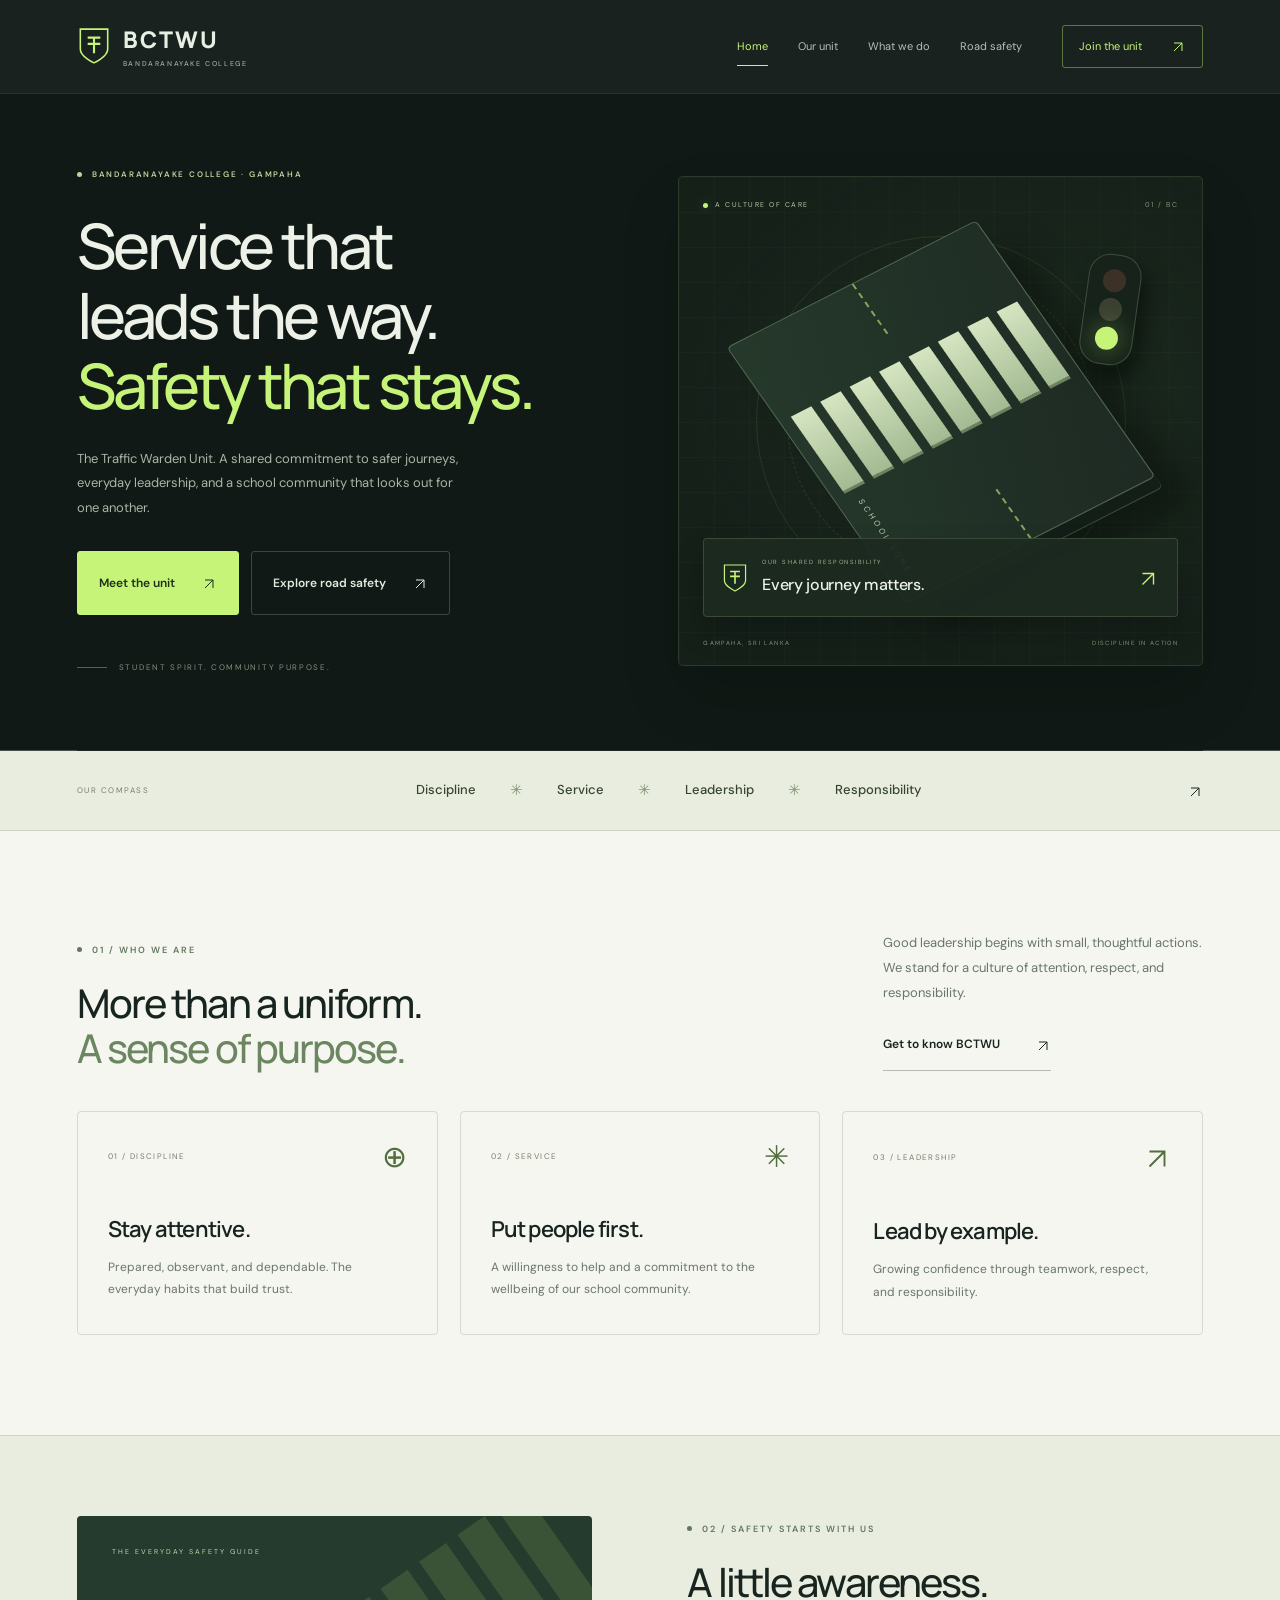
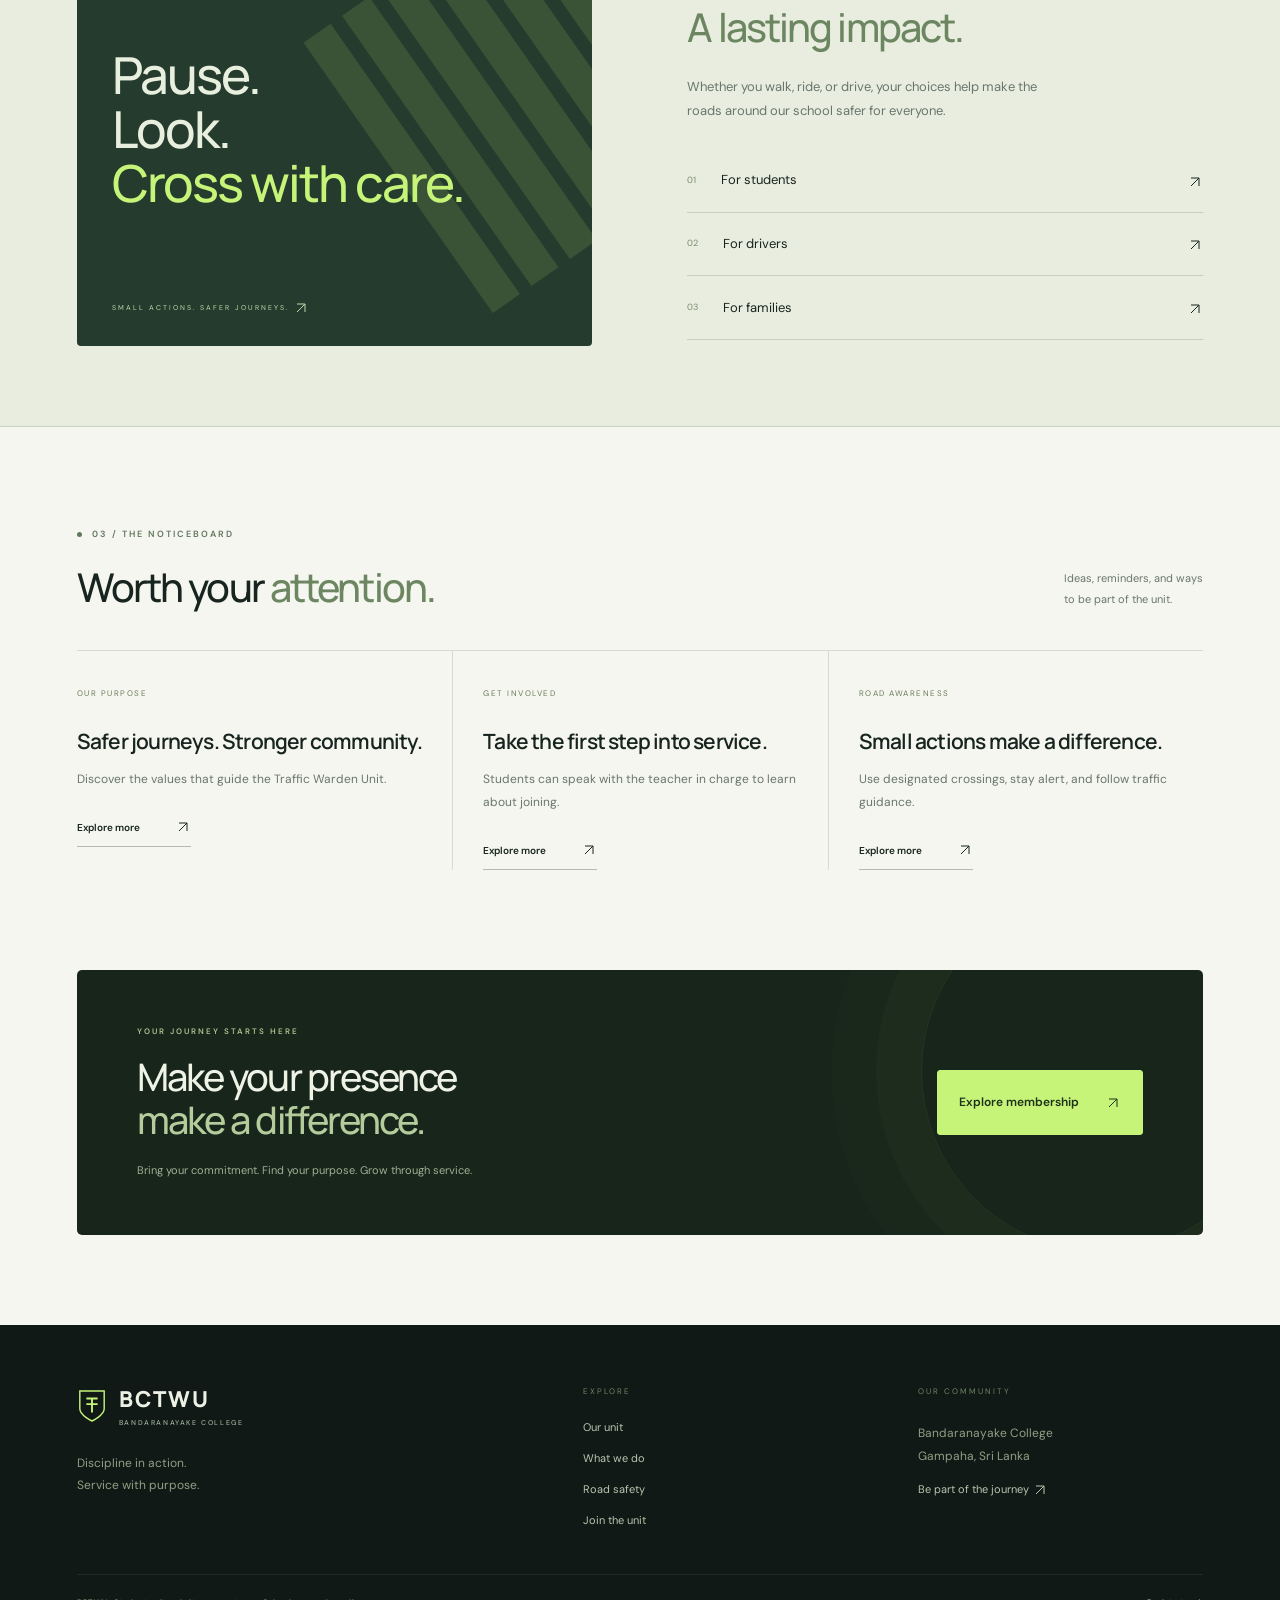
<file: index.html>
<!doctype html>
<html lang="en">
<head>
  <meta charset="UTF-8">
  <meta name="viewport" content="width=device-width, initial-scale=1">
  <meta name="theme-color" content="#101915">
  <meta name="description" content="Bandaranayake College Gampaha Traffic Warden Unit. Discipline, service, leadership, and safer journeys for our school community.">
  <title>Home — BCTWU · Bandaranayake College</title>
  <link rel="stylesheet" href="professional.css">
  <script src="content.js" defer></script>
  <script src="app.js" defer></script>
</head>
<body class="site-index">
  <a class="skip-link" href="#main">Skip to content</a>
  <div class="loader" aria-hidden="true"><span>BCTWU<em>.</em></span><small>DISCIPLINE IN ACTION</small><i></i></div>
  <header><div class="header-inner wrap"><a class="brand" href="index.html" aria-label="BCTWU home"><span class="brand-mark"><svg viewBox="0 0 32 38" fill="none" aria-hidden="true"><path d="M3 3h26v19c0 7-13 13-13 13S3 29 3 22V3Z" stroke="currentColor" stroke-width="1.5"/><path d="M10 11h12M10 17h12M16 11v15" stroke="currentColor" stroke-width="2"/></svg></span><span>BCTWU<span class="brand-caption">BANDARANAYAKE COLLEGE</span></span></a><button class="menu" aria-label="Toggle navigation" aria-controls="main-nav" aria-expanded="false">Menu <span>☰</span></button><nav id="main-nav" aria-label="Main navigation"><a href="index.html" aria-current="page">Home</a><a href="about.html" >Our unit</a><a href="activities.html" >What we do</a><a href="safety.html" >Road safety</a><a href="contact.html" >Join the unit <span><svg class="arrow-icon" viewBox="0 0 24 24" fill="none" aria-hidden="true"><path d="M6 18 18 6M6 6h12v12" stroke="currentColor" stroke-width="1.5"/></svg></span></a></nav></div></header>
  <main id="main"><section class="hero wrap"><div class="hero-copy"><p class="eyebrow"><span></span>BANDARANAYAKE COLLEGE · GAMPAHA</p><h1>Service that<br>leads the way.<br><em>Safety that stays.</em></h1><p class="hero-description">The Traffic Warden Unit. A shared commitment to safer journeys, everyday leadership, and a school community that looks out for one another.</p><div class="hero-actions"><a class="button " href="about.html">Meet the unit<span aria-hidden="true"><svg class="arrow-icon" viewBox="0 0 24 24" fill="none" aria-hidden="true"><path d="M6 18 18 6M6 6h12v12" stroke="currentColor" stroke-width="1.5"/></svg></span></a><a class="button secondary" href="safety.html">Explore road safety<span aria-hidden="true"><svg class="arrow-icon" viewBox="0 0 24 24" fill="none" aria-hidden="true"><path d="M6 18 18 6M6 6h12v12" stroke="currentColor" stroke-width="1.5"/></svg></span></a></div><div class="hero-note"><span class="note-line"></span>STUDENT SPIRIT. COMMUNITY PURPOSE.</div></div><div class="road-scene" role="img" aria-label="Stylised aerial illustration of a pedestrian crossing"><div class="scene-grid"></div><div class="scene-ring"></div><div class="scene-road"><span class="lane lane-one"></span><span class="lane lane-two"></span><div class="zebra"><i></i><i></i><i></i><i></i><i></i><i></i><i></i><i></i></div><span class="road-word">SCHOOL ZONE</span></div><div class="signal-box"><i></i><i></i><i></i></div><div class="scene-top"><span class="live-dot"></span> A CULTURE OF CARE <span>01 / BC</span></div><div class="scene-caption"><span class="mini-shield"><svg viewBox="0 0 32 38" fill="none" aria-hidden="true"><path d="M3 3h26v19c0 7-13 13-13 13S3 29 3 22V3Z" stroke="currentColor" stroke-width="1.5"/><path d="M10 11h12M10 17h12M16 11v15" stroke="currentColor" stroke-width="2"/></svg></span><div><small>OUR SHARED RESPONSIBILITY</small><strong>Every journey matters.</strong></div><span class="caption-arrow"><svg class="arrow-icon" viewBox="0 0 24 24" fill="none" aria-hidden="true"><path d="M6 18 18 6M6 6h12v12" stroke="currentColor" stroke-width="1.5"/></svg></span></div><div class="scene-coordinate">GAMPAHA, SRI LANKA<span>DISCIPLINE IN ACTION</span></div></div></section>
<div class="values-strip"><div class="wrap"><span>OUR COMPASS</span><p>Discipline <i>✳</i> Service <i>✳</i> Leadership <i>✳</i> Responsibility</p><a href="about.html" aria-label="Explore our values"><svg class="arrow-icon" viewBox="0 0 24 24" fill="none" aria-hidden="true"><path d="M6 18 18 6M6 6h12v12" stroke="currentColor" stroke-width="1.5"/></svg></a></div></div>
<section class="section wrap"><div class="section-heading reveal"><div><p class="eyebrow"><span></span>01 / WHO WE ARE</p><h2>More than a uniform.<br><em>A sense of purpose.</em></h2></div><div class="heading-aside"><p>Good leadership begins with small, thoughtful actions. We stand for a culture of attention, respect, and responsibility.</p><a class="inline-link" href="about.html">Get to know BCTWU <span><svg class="arrow-icon" viewBox="0 0 24 24" fill="none" aria-hidden="true"><path d="M6 18 18 6M6 6h12v12" stroke="currentColor" stroke-width="1.5"/></svg></span></a></div></div><div class="principles"><article class="principle reveal"><div class="card-top"><span>01 / DISCIPLINE</span><span class="card-symbol">⊕</span></div><h3>Stay attentive.</h3><p>Prepared, observant, and dependable. The everyday habits that build trust.</p></article><article class="principle reveal"><div class="card-top"><span>02 / SERVICE</span><span class="card-symbol">✳</span></div><h3>Put people first.</h3><p>A willingness to help and a commitment to the wellbeing of our school community.</p></article><article class="principle reveal"><div class="card-top"><span>03 / LEADERSHIP</span><span class="card-symbol"><svg class="arrow-icon" viewBox="0 0 24 24" fill="none" aria-hidden="true"><path d="M6 18 18 6M6 6h12v12" stroke="currentColor" stroke-width="1.5"/></svg></span></div><h3>Lead by example.</h3><p>Growing confidence through teamwork, respect, and responsibility.</p></article></div></section>
<section class="safety-feature"><div class="wrap safety-layout"><div class="safety-poster reveal"><span>THE EVERYDAY SAFETY GUIDE</span><div class="poster-crossing"><i></i><i></i><i></i><i></i><i></i><i></i></div><strong>Pause.<br>Look.<br><em>Cross with care.</em></strong><span>SMALL ACTIONS. SAFER JOURNEYS. <svg class="arrow-icon" viewBox="0 0 24 24" fill="none" aria-hidden="true"><path d="M6 18 18 6M6 6h12v12" stroke="currentColor" stroke-width="1.5"/></svg></span></div><div class="safety-copy reveal"><p class="eyebrow"><span></span>02 / SAFETY STARTS WITH US</p><h2>A little awareness.<br><em>A lasting impact.</em></h2><p>Whether you walk, ride, or drive, your choices help make the roads around our school safer for everyone.</p><div class="safety-list"><a href="safety.html#students"><span>01</span>For students <b><svg class="arrow-icon" viewBox="0 0 24 24" fill="none" aria-hidden="true"><path d="M6 18 18 6M6 6h12v12" stroke="currentColor" stroke-width="1.5"/></svg></b></a><a href="safety.html#drivers"><span>02</span>For drivers <b><svg class="arrow-icon" viewBox="0 0 24 24" fill="none" aria-hidden="true"><path d="M6 18 18 6M6 6h12v12" stroke="currentColor" stroke-width="1.5"/></svg></b></a><a href="safety.html#families"><span>03</span>For families <b><svg class="arrow-icon" viewBox="0 0 24 24" fill="none" aria-hidden="true"><path d="M6 18 18 6M6 6h12v12" stroke="currentColor" stroke-width="1.5"/></svg></b></a></div></div></div></section>
<section class="section wrap"><div class="section-heading reveal"><div><p class="eyebrow"><span></span>03 / THE NOTICEBOARD</p><h2>Worth your <em>attention.</em></h2></div><p class="small-note">Ideas, reminders, and ways<br>to be part of the unit.</p></div><div class="notices" id="announcements"></div></section><section class="join-panel wrap reveal"><div><p class="eyebrow">YOUR JOURNEY STARTS HERE</p><h2>Make your presence<br><em>make a difference.</em></h2><p>Bring your commitment. Find your purpose. Grow through service.</p></div><a class="button " href="contact.html">Explore membership<span aria-hidden="true"><svg class="arrow-icon" viewBox="0 0 24 24" fill="none" aria-hidden="true"><path d="M6 18 18 6M6 6h12v12" stroke="currentColor" stroke-width="1.5"/></svg></span></a></section></main>
  <footer><div class="wrap footer-main"><div><a class="brand" href="index.html"><span class="brand-mark"><svg viewBox="0 0 32 38" fill="none" aria-hidden="true"><path d="M3 3h26v19c0 7-13 13-13 13S3 29 3 22V3Z" stroke="currentColor" stroke-width="1.5"/><path d="M10 11h12M10 17h12M16 11v15" stroke="currentColor" stroke-width="2"/></svg></span><span>BCTWU<span class="brand-caption">BANDARANAYAKE COLLEGE</span></span></a><p>Discipline in action.<br>Service with purpose.</p></div><div><span class="footer-label">EXPLORE</span><a href="about.html">Our unit</a><a href="activities.html">What we do</a><a href="safety.html">Road safety</a><a href="contact.html">Join the unit</a></div><div><span class="footer-label">OUR COMMUNITY</span><p>Bandaranayake College<br>Gampaha, Sri Lanka</p><a href="contact.html">Be part of the journey <svg class="arrow-icon" viewBox="0 0 24 24" fill="none" aria-hidden="true"><path d="M6 18 18 6M6 6h12v12" stroke="currentColor" stroke-width="1.5"/></svg></a></div></div><div class="wrap footer-bottom"><span>BCTWU · Student unit website concept</span><span>School approval pending</span><a href="#main">Back to top ↑</a></div></footer>
</body>
</html>
</file>
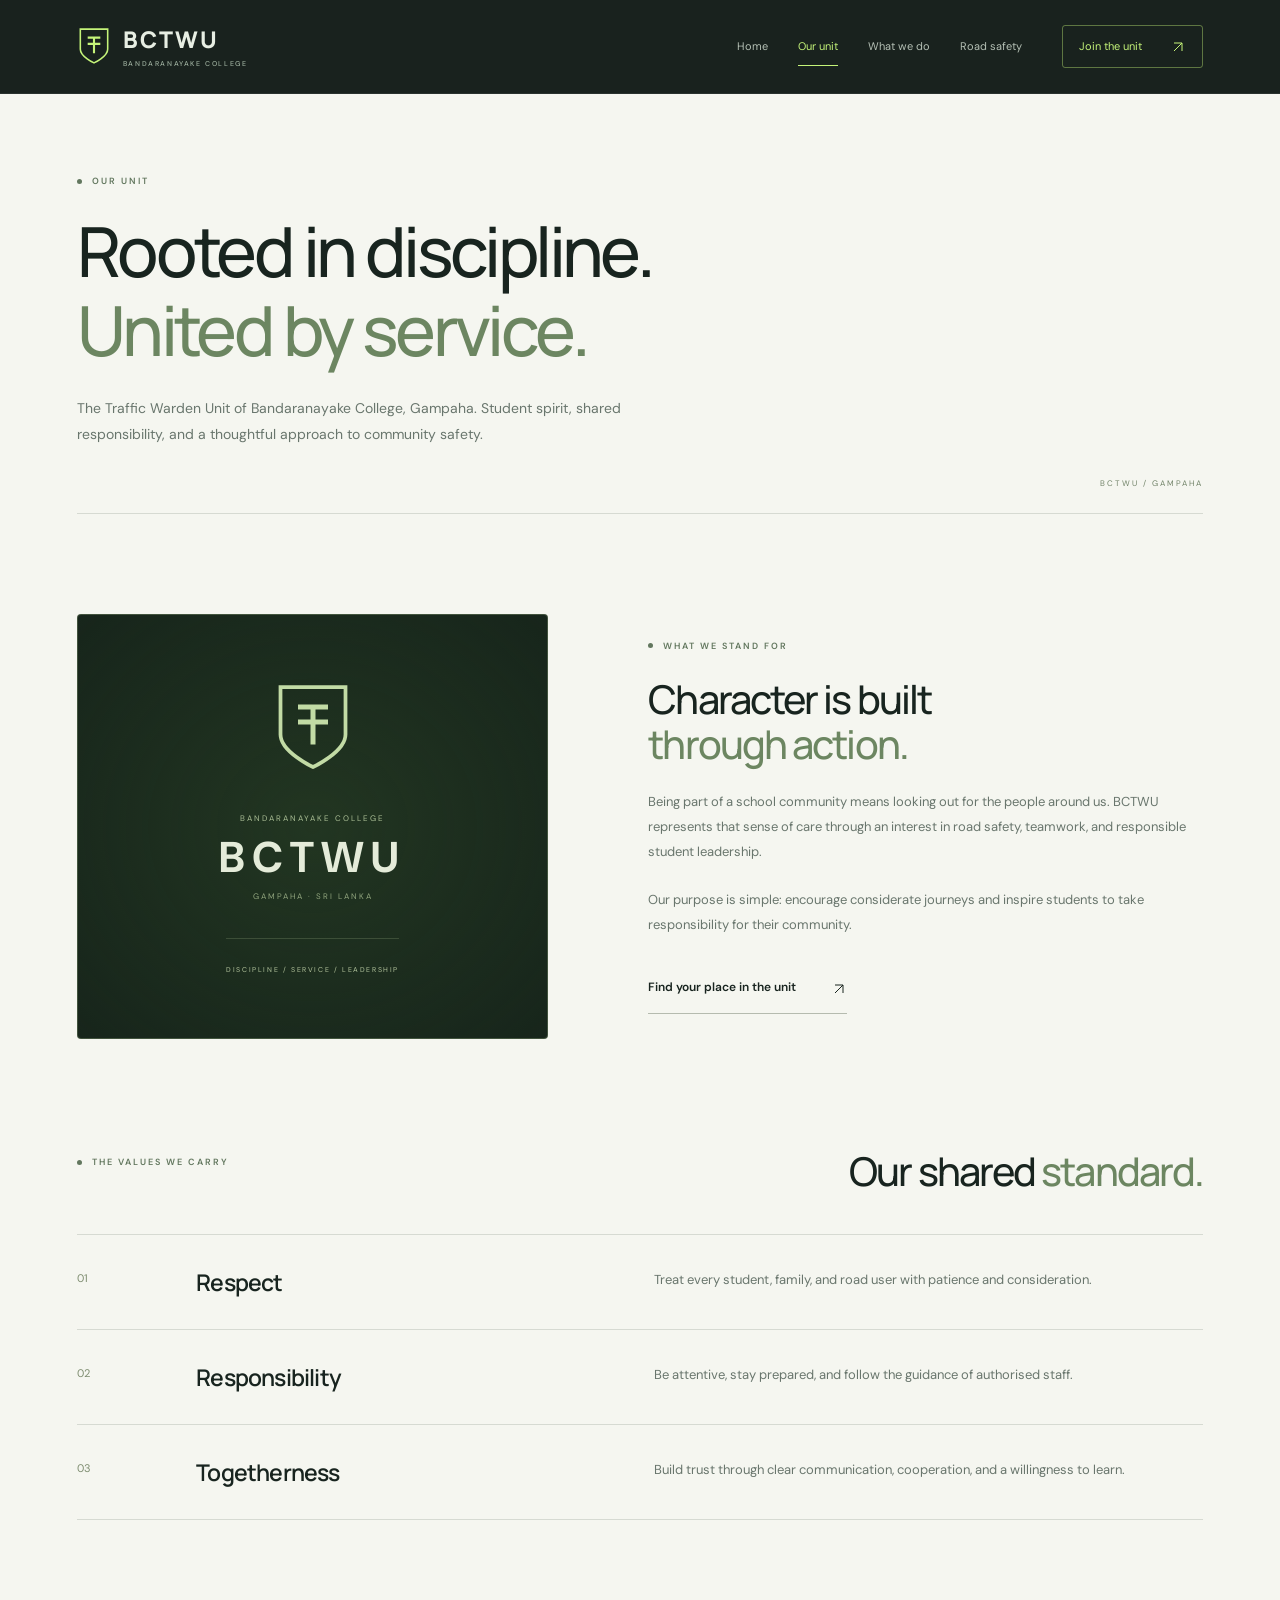
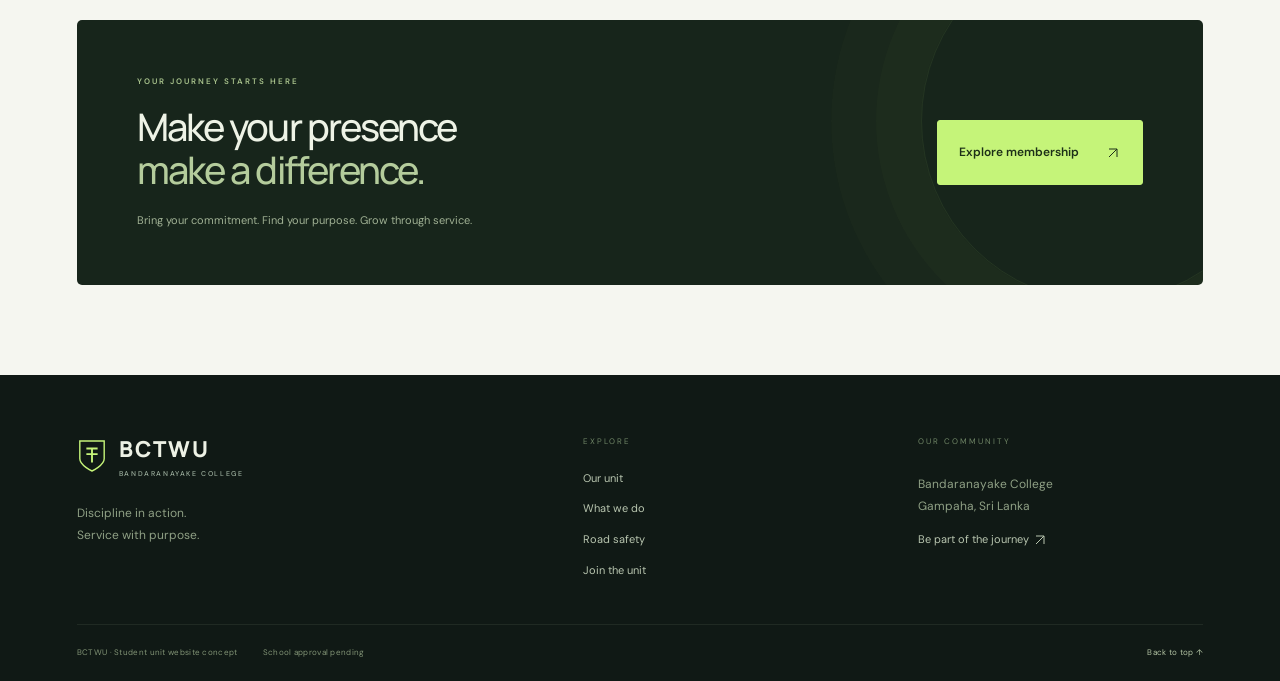
<file: about.html>
<!doctype html>
<html lang="en">
<head>
  <meta charset="UTF-8">
  <meta name="viewport" content="width=device-width, initial-scale=1">
  <meta name="theme-color" content="#101915">
  <meta name="description" content="Bandaranayake College Gampaha Traffic Warden Unit. Discipline, service, leadership, and safer journeys for our school community.">
  <title>Our unit — BCTWU · Bandaranayake College</title>
  <link rel="stylesheet" href="professional.css">
  <script src="content.js" defer></script>
  <script src="app.js" defer></script>
</head>
<body class="site-about">
  <a class="skip-link" href="#main">Skip to content</a>
  <div class="loader" aria-hidden="true"><span>BCTWU<em>.</em></span><small>DISCIPLINE IN ACTION</small><i></i></div>
  <header><div class="header-inner wrap"><a class="brand" href="index.html" aria-label="BCTWU home"><span class="brand-mark"><svg viewBox="0 0 32 38" fill="none" aria-hidden="true"><path d="M3 3h26v19c0 7-13 13-13 13S3 29 3 22V3Z" stroke="currentColor" stroke-width="1.5"/><path d="M10 11h12M10 17h12M16 11v15" stroke="currentColor" stroke-width="2"/></svg></span><span>BCTWU<span class="brand-caption">BANDARANAYAKE COLLEGE</span></span></a><button class="menu" aria-label="Toggle navigation" aria-controls="main-nav" aria-expanded="false">Menu <span>☰</span></button><nav id="main-nav" aria-label="Main navigation"><a href="index.html" >Home</a><a href="about.html" aria-current="page">Our unit</a><a href="activities.html" >What we do</a><a href="safety.html" >Road safety</a><a href="contact.html" >Join the unit <span><svg class="arrow-icon" viewBox="0 0 24 24" fill="none" aria-hidden="true"><path d="M6 18 18 6M6 6h12v12" stroke="currentColor" stroke-width="1.5"/></svg></span></a></nav></div></header>
  <main id="main"><section class="page-hero wrap"><p class="eyebrow"><span></span>OUR UNIT</p><h1>Rooted in discipline.<br><em>United by service.</em></h1><p>The Traffic Warden Unit of Bandaranayake College, Gampaha. Student spirit, shared responsibility, and a thoughtful approach to community safety.</p><div class="page-index" aria-hidden="true">BCTWU / GAMPAHA</div></section><section class="about-layout wrap section"><div class="identity-panel reveal"><div class="identity-emblem"><svg viewBox="0 0 32 38" fill="none" aria-hidden="true"><path d="M3 3h26v19c0 7-13 13-13 13S3 29 3 22V3Z" stroke="currentColor" stroke-width="1.5"/><path d="M10 11h12M10 17h12M16 11v15" stroke="currentColor" stroke-width="2"/></svg></div><p>BANDARANAYAKE COLLEGE</p><strong>BCTWU</strong><span>GAMPAHA · SRI LANKA</span><div>DISCIPLINE / SERVICE / LEADERSHIP</div></div><div class="editorial reveal"><p class="eyebrow"><span></span>WHAT WE STAND FOR</p><h2>Character is built<br><em>through action.</em></h2><p>Being part of a school community means looking out for the people around us. BCTWU represents that sense of care through an interest in road safety, teamwork, and responsible student leadership.</p><p>Our purpose is simple: encourage considerate journeys and inspire students to take responsibility for their community.</p><a class="inline-link" href="contact.html">Find your place in the unit <span><svg class="arrow-icon" viewBox="0 0 24 24" fill="none" aria-hidden="true"><path d="M6 18 18 6M6 6h12v12" stroke="currentColor" stroke-width="1.5"/></svg></span></a></div></section><section class="section wrap"><div class="section-heading"><p class="eyebrow"><span></span>THE VALUES WE CARRY</p><h2>Our shared <em>standard.</em></h2></div><div class="editorial-rows"><article class="editorial-row reveal"><span>01</span><h3>Respect</h3><p>Treat every student, family, and road user with patience and consideration.</p></article><article class="editorial-row reveal"><span>02</span><h3>Responsibility</h3><p>Be attentive, stay prepared, and follow the guidance of authorised staff.</p></article><article class="editorial-row reveal"><span>03</span><h3>Togetherness</h3><p>Build trust through clear communication, cooperation, and a willingness to learn.</p></article></div></section><section class="join-panel wrap reveal"><div><p class="eyebrow">YOUR JOURNEY STARTS HERE</p><h2>Make your presence<br><em>make a difference.</em></h2><p>Bring your commitment. Find your purpose. Grow through service.</p></div><a class="button " href="contact.html">Explore membership<span aria-hidden="true"><svg class="arrow-icon" viewBox="0 0 24 24" fill="none" aria-hidden="true"><path d="M6 18 18 6M6 6h12v12" stroke="currentColor" stroke-width="1.5"/></svg></span></a></section></main>
  <footer><div class="wrap footer-main"><div><a class="brand" href="index.html"><span class="brand-mark"><svg viewBox="0 0 32 38" fill="none" aria-hidden="true"><path d="M3 3h26v19c0 7-13 13-13 13S3 29 3 22V3Z" stroke="currentColor" stroke-width="1.5"/><path d="M10 11h12M10 17h12M16 11v15" stroke="currentColor" stroke-width="2"/></svg></span><span>BCTWU<span class="brand-caption">BANDARANAYAKE COLLEGE</span></span></a><p>Discipline in action.<br>Service with purpose.</p></div><div><span class="footer-label">EXPLORE</span><a href="about.html">Our unit</a><a href="activities.html">What we do</a><a href="safety.html">Road safety</a><a href="contact.html">Join the unit</a></div><div><span class="footer-label">OUR COMMUNITY</span><p>Bandaranayake College<br>Gampaha, Sri Lanka</p><a href="contact.html">Be part of the journey <svg class="arrow-icon" viewBox="0 0 24 24" fill="none" aria-hidden="true"><path d="M6 18 18 6M6 6h12v12" stroke="currentColor" stroke-width="1.5"/></svg></a></div></div><div class="wrap footer-bottom"><span>BCTWU · Student unit website concept</span><span>School approval pending</span><a href="#main">Back to top ↑</a></div></footer>
</body>
</html>
</file>
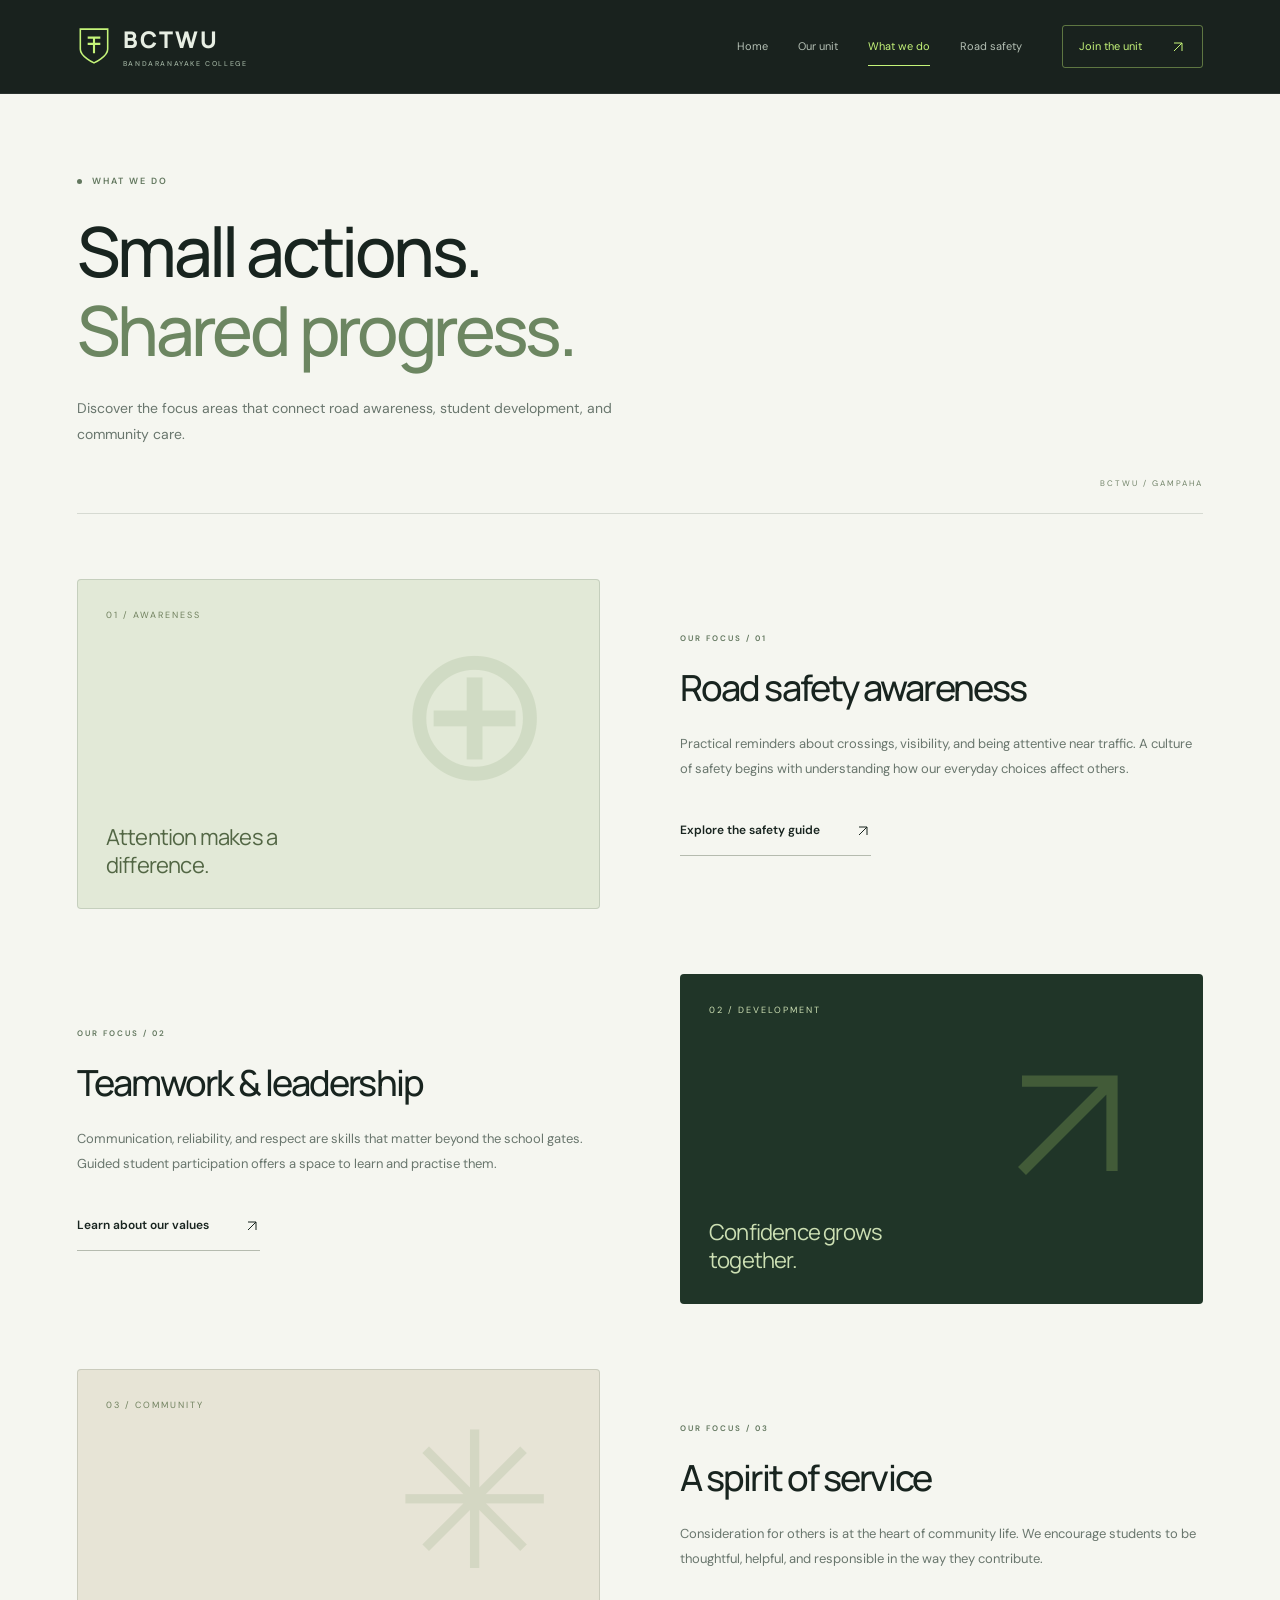
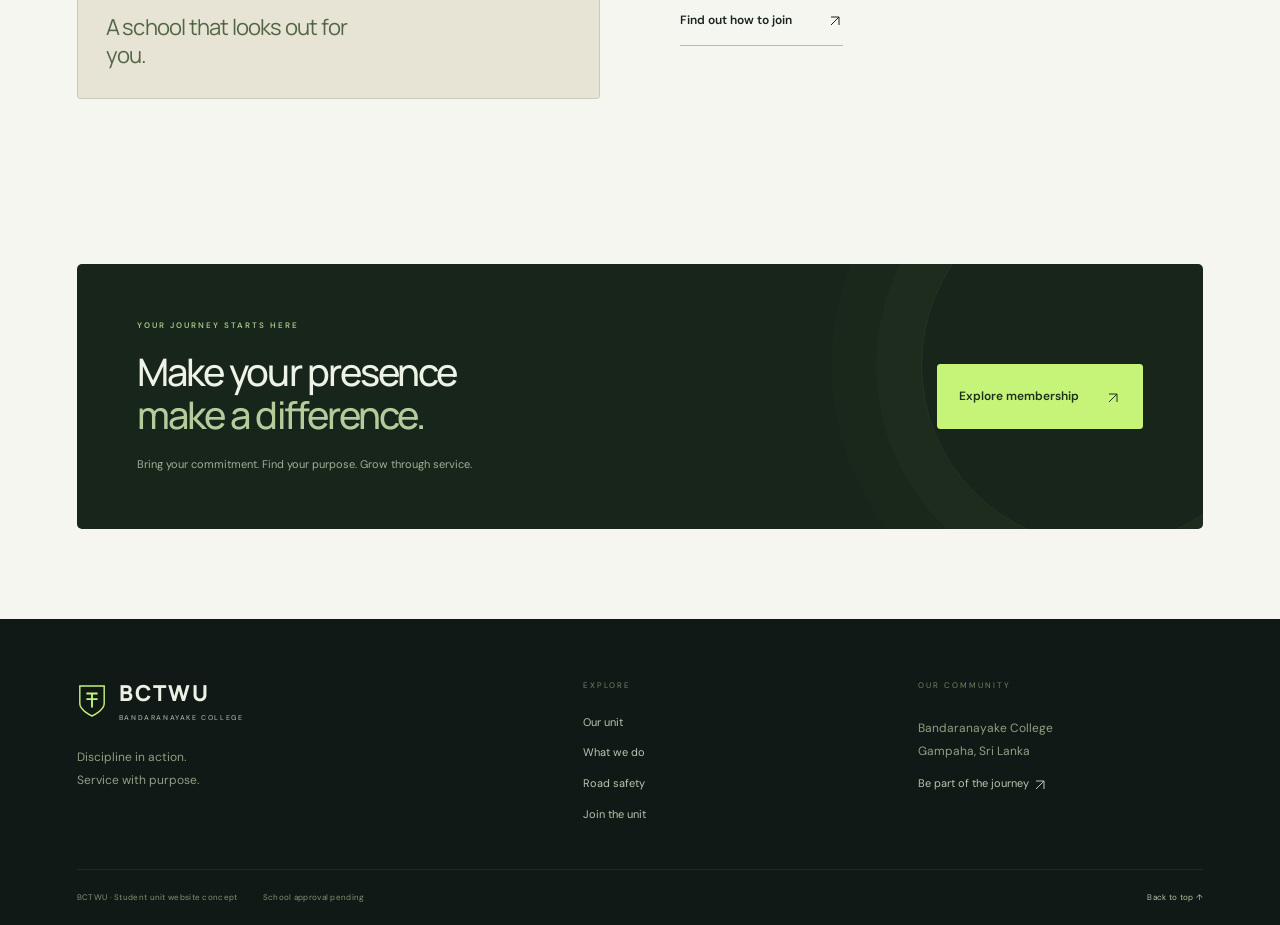
<file: activities.html>
<!doctype html>
<html lang="en">
<head>
  <meta charset="UTF-8">
  <meta name="viewport" content="width=device-width, initial-scale=1">
  <meta name="theme-color" content="#101915">
  <meta name="description" content="Bandaranayake College Gampaha Traffic Warden Unit. Discipline, service, leadership, and safer journeys for our school community.">
  <title>What we do — BCTWU · Bandaranayake College</title>
  <link rel="stylesheet" href="professional.css">
  <script src="content.js" defer></script>
  <script src="app.js" defer></script>
</head>
<body class="site-activities">
  <a class="skip-link" href="#main">Skip to content</a>
  <div class="loader" aria-hidden="true"><span>BCTWU<em>.</em></span><small>DISCIPLINE IN ACTION</small><i></i></div>
  <header><div class="header-inner wrap"><a class="brand" href="index.html" aria-label="BCTWU home"><span class="brand-mark"><svg viewBox="0 0 32 38" fill="none" aria-hidden="true"><path d="M3 3h26v19c0 7-13 13-13 13S3 29 3 22V3Z" stroke="currentColor" stroke-width="1.5"/><path d="M10 11h12M10 17h12M16 11v15" stroke="currentColor" stroke-width="2"/></svg></span><span>BCTWU<span class="brand-caption">BANDARANAYAKE COLLEGE</span></span></a><button class="menu" aria-label="Toggle navigation" aria-controls="main-nav" aria-expanded="false">Menu <span>☰</span></button><nav id="main-nav" aria-label="Main navigation"><a href="index.html" >Home</a><a href="about.html" >Our unit</a><a href="activities.html" aria-current="page">What we do</a><a href="safety.html" >Road safety</a><a href="contact.html" >Join the unit <span><svg class="arrow-icon" viewBox="0 0 24 24" fill="none" aria-hidden="true"><path d="M6 18 18 6M6 6h12v12" stroke="currentColor" stroke-width="1.5"/></svg></span></a></nav></div></header>
  <main id="main"><section class="page-hero wrap"><p class="eyebrow"><span></span>WHAT WE DO</p><h1>Small actions.<br><em>Shared progress.</em></h1><p>Discover the focus areas that connect road awareness, student development, and community care.</p><div class="page-index" aria-hidden="true">BCTWU / GAMPAHA</div></section><section class="section wrap activity-list"><article class="activity-row reveal"><div class="activity-art art-01"><span>01 / AWARENESS</span><b aria-hidden="true">⊕</b><p>Attention makes a difference.</p></div><div class="activity-copy"><p class="eyebrow">OUR FOCUS / 01</p><h2>Road safety awareness</h2><p>Practical reminders about crossings, visibility, and being attentive near traffic. A culture of safety begins with understanding how our everyday choices affect others.</p><a class="inline-link" href="safety.html">Explore the safety guide<span><svg class="arrow-icon" viewBox="0 0 24 24" fill="none" aria-hidden="true"><path d="M6 18 18 6M6 6h12v12" stroke="currentColor" stroke-width="1.5"/></svg></span></a></div></article><article class="activity-row reveal"><div class="activity-art art-02"><span>02 / DEVELOPMENT</span><b aria-hidden="true"><svg class="arrow-icon" viewBox="0 0 24 24" fill="none" aria-hidden="true"><path d="M6 18 18 6M6 6h12v12" stroke="currentColor" stroke-width="1.5"/></svg></b><p>Confidence grows together.</p></div><div class="activity-copy"><p class="eyebrow">OUR FOCUS / 02</p><h2>Teamwork & leadership</h2><p>Communication, reliability, and respect are skills that matter beyond the school gates. Guided student participation offers a space to learn and practise them.</p><a class="inline-link" href="about.html">Learn about our values<span><svg class="arrow-icon" viewBox="0 0 24 24" fill="none" aria-hidden="true"><path d="M6 18 18 6M6 6h12v12" stroke="currentColor" stroke-width="1.5"/></svg></span></a></div></article><article class="activity-row reveal"><div class="activity-art art-03"><span>03 / COMMUNITY</span><b aria-hidden="true">✳</b><p>A school that looks out for you.</p></div><div class="activity-copy"><p class="eyebrow">OUR FOCUS / 03</p><h2>A spirit of service</h2><p>Consideration for others is at the heart of community life. We encourage students to be thoughtful, helpful, and responsible in the way they contribute.</p><a class="inline-link" href="contact.html">Find out how to join<span><svg class="arrow-icon" viewBox="0 0 24 24" fill="none" aria-hidden="true"><path d="M6 18 18 6M6 6h12v12" stroke="currentColor" stroke-width="1.5"/></svg></span></a></div></article></section><section class="join-panel wrap reveal"><div><p class="eyebrow">YOUR JOURNEY STARTS HERE</p><h2>Make your presence<br><em>make a difference.</em></h2><p>Bring your commitment. Find your purpose. Grow through service.</p></div><a class="button " href="contact.html">Explore membership<span aria-hidden="true"><svg class="arrow-icon" viewBox="0 0 24 24" fill="none" aria-hidden="true"><path d="M6 18 18 6M6 6h12v12" stroke="currentColor" stroke-width="1.5"/></svg></span></a></section></main>
  <footer><div class="wrap footer-main"><div><a class="brand" href="index.html"><span class="brand-mark"><svg viewBox="0 0 32 38" fill="none" aria-hidden="true"><path d="M3 3h26v19c0 7-13 13-13 13S3 29 3 22V3Z" stroke="currentColor" stroke-width="1.5"/><path d="M10 11h12M10 17h12M16 11v15" stroke="currentColor" stroke-width="2"/></svg></span><span>BCTWU<span class="brand-caption">BANDARANAYAKE COLLEGE</span></span></a><p>Discipline in action.<br>Service with purpose.</p></div><div><span class="footer-label">EXPLORE</span><a href="about.html">Our unit</a><a href="activities.html">What we do</a><a href="safety.html">Road safety</a><a href="contact.html">Join the unit</a></div><div><span class="footer-label">OUR COMMUNITY</span><p>Bandaranayake College<br>Gampaha, Sri Lanka</p><a href="contact.html">Be part of the journey <svg class="arrow-icon" viewBox="0 0 24 24" fill="none" aria-hidden="true"><path d="M6 18 18 6M6 6h12v12" stroke="currentColor" stroke-width="1.5"/></svg></a></div></div><div class="wrap footer-bottom"><span>BCTWU · Student unit website concept</span><span>School approval pending</span><a href="#main">Back to top ↑</a></div></footer>
</body>
</html>
</file>
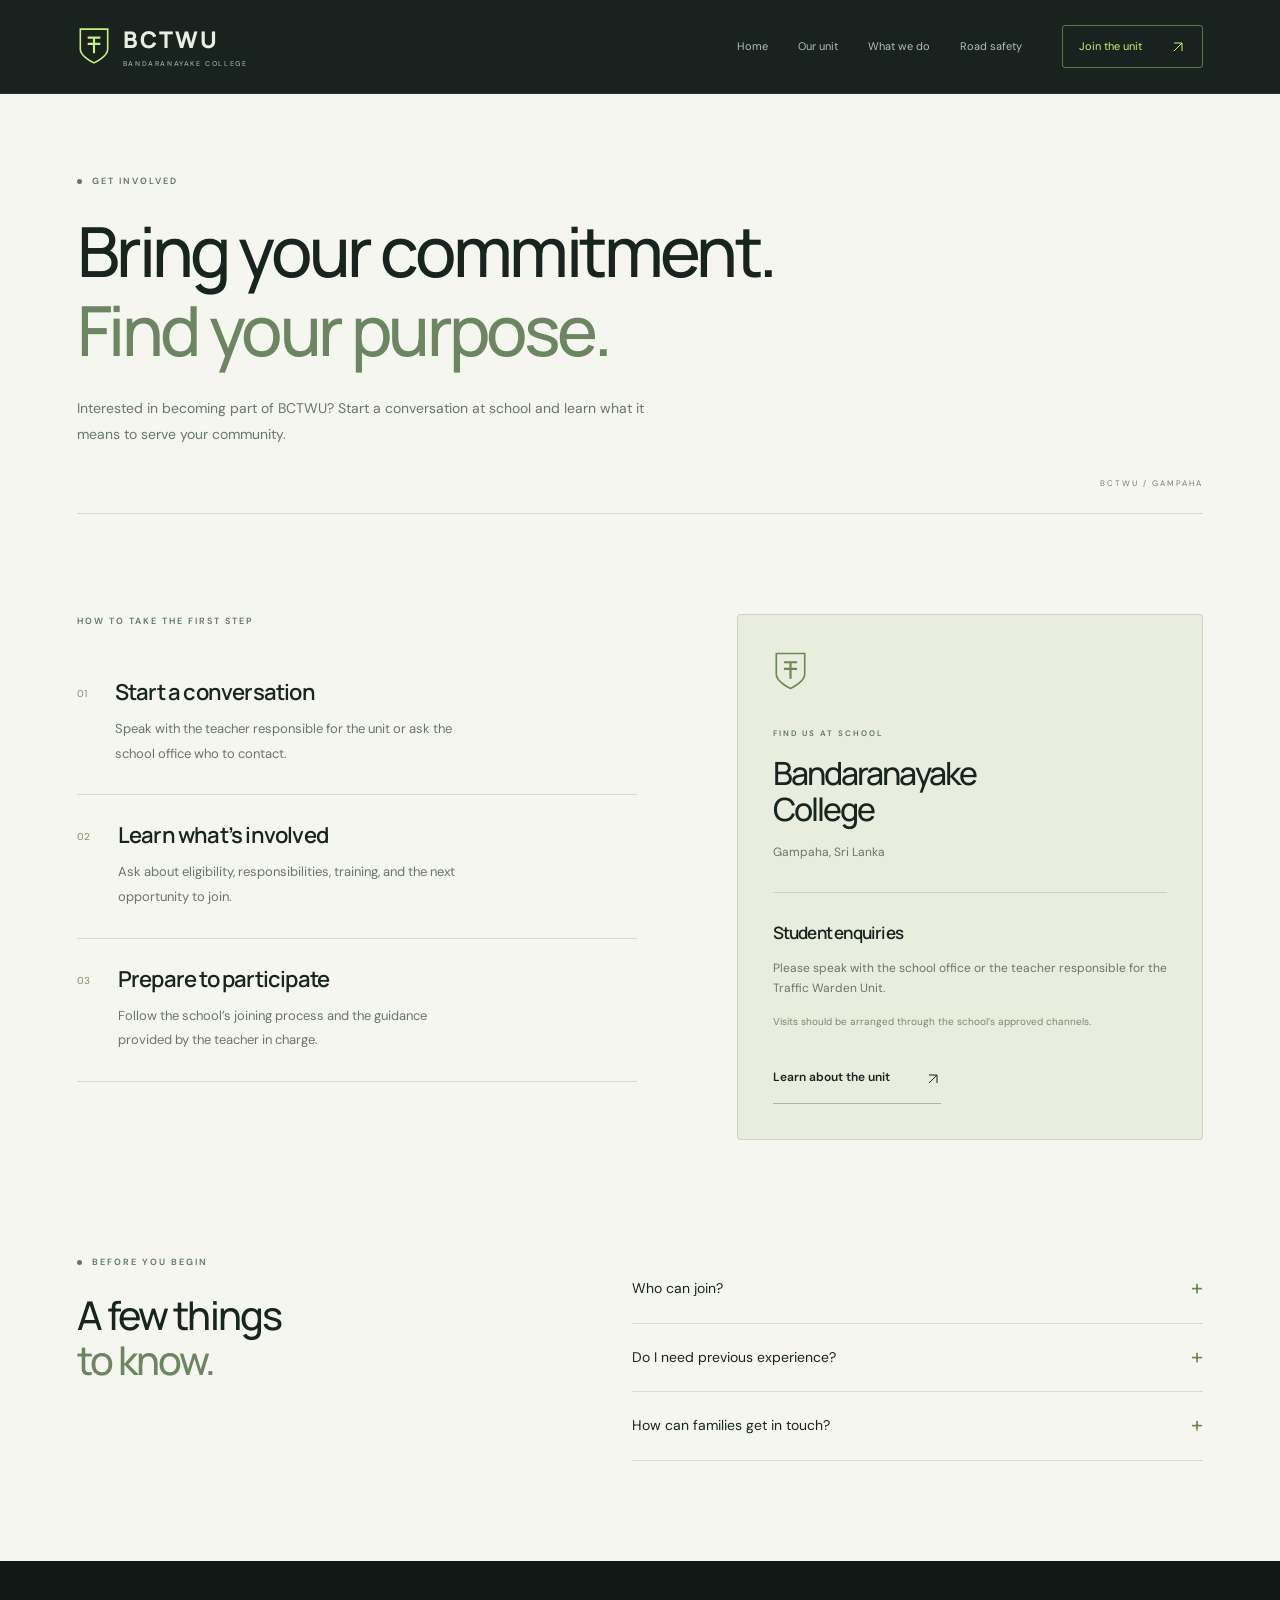
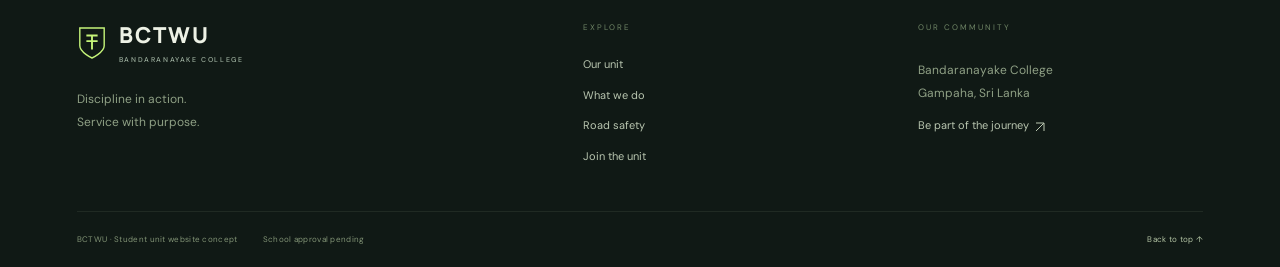
<file: contact.html>
<!doctype html>
<html lang="en">
<head>
  <meta charset="UTF-8">
  <meta name="viewport" content="width=device-width, initial-scale=1">
  <meta name="theme-color" content="#101915">
  <meta name="description" content="Bandaranayake College Gampaha Traffic Warden Unit. Discipline, service, leadership, and safer journeys for our school community.">
  <title>Join the unit — BCTWU · Bandaranayake College</title>
  <link rel="stylesheet" href="professional.css">
  <script src="content.js" defer></script>
  <script src="app.js" defer></script>
</head>
<body class="site-contact">
  <a class="skip-link" href="#main">Skip to content</a>
  <div class="loader" aria-hidden="true"><span>BCTWU<em>.</em></span><small>DISCIPLINE IN ACTION</small><i></i></div>
  <header><div class="header-inner wrap"><a class="brand" href="index.html" aria-label="BCTWU home"><span class="brand-mark"><svg viewBox="0 0 32 38" fill="none" aria-hidden="true"><path d="M3 3h26v19c0 7-13 13-13 13S3 29 3 22V3Z" stroke="currentColor" stroke-width="1.5"/><path d="M10 11h12M10 17h12M16 11v15" stroke="currentColor" stroke-width="2"/></svg></span><span>BCTWU<span class="brand-caption">BANDARANAYAKE COLLEGE</span></span></a><button class="menu" aria-label="Toggle navigation" aria-controls="main-nav" aria-expanded="false">Menu <span>☰</span></button><nav id="main-nav" aria-label="Main navigation"><a href="index.html" >Home</a><a href="about.html" >Our unit</a><a href="activities.html" >What we do</a><a href="safety.html" >Road safety</a><a href="contact.html" aria-current="page">Join the unit <span><svg class="arrow-icon" viewBox="0 0 24 24" fill="none" aria-hidden="true"><path d="M6 18 18 6M6 6h12v12" stroke="currentColor" stroke-width="1.5"/></svg></span></a></nav></div></header>
  <main id="main"><section class="page-hero wrap"><p class="eyebrow"><span></span>GET INVOLVED</p><h1>Bring your commitment.<br><em>Find your purpose.</em></h1><p>Interested in becoming part of BCTWU? Start a conversation at school and learn what it means to serve your community.</p><div class="page-index" aria-hidden="true">BCTWU / GAMPAHA</div></section><section class="contact-layout section wrap"><div class="join-steps"><p class="eyebrow">HOW TO TAKE THE FIRST STEP</p><article class="join-step reveal"><span>01</span><div><h3>Start a conversation</h3><p>Speak with the teacher responsible for the unit or ask the school office who to contact.</p></div></article><article class="join-step reveal"><span>02</span><div><h3>Learn what’s involved</h3><p>Ask about eligibility, responsibilities, training, and the next opportunity to join.</p></div></article><article class="join-step reveal"><span>03</span><div><h3>Prepare to participate</h3><p>Follow the school’s joining process and the guidance provided by the teacher in charge.</p></div></article></div><aside class="contact-card reveal"><span class="contact-emblem"><svg viewBox="0 0 32 38" fill="none" aria-hidden="true"><path d="M3 3h26v19c0 7-13 13-13 13S3 29 3 22V3Z" stroke="currentColor" stroke-width="1.5"/><path d="M10 11h12M10 17h12M16 11v15" stroke="currentColor" stroke-width="2"/></svg></span><p class="eyebrow">FIND US AT SCHOOL</p><h2>Bandaranayake<br>College</h2><p>Gampaha, Sri Lanka</p><div class="contact-rule"></div><h3>Student enquiries</h3><p>Please speak with the school office or the teacher responsible for the Traffic Warden Unit.</p><p class="contact-note">Visits should be arranged through the school’s approved channels.</p><a class="inline-link" href="about.html">Learn about the unit<span><svg class="arrow-icon" viewBox="0 0 24 24" fill="none" aria-hidden="true"><path d="M6 18 18 6M6 6h12v12" stroke="currentColor" stroke-width="1.5"/></svg></span></a></aside></section><section class="section wrap faq"><div><p class="eyebrow"><span></span>BEFORE YOU BEGIN</p><h2>A few things<br><em>to know.</em></h2></div><div><details><summary>Who can join?<span aria-hidden="true">+</span></summary><p>The school determines eligibility. Ask the teacher in charge about the current requirements and opportunities.</p></details><details><summary>Do I need previous experience?<span aria-hidden="true">+</span></summary><p>Speak with the teacher in charge about any prerequisites and available training. A willingness to learn is a good place to start.</p></details><details><summary>How can families get in touch?<span aria-hidden="true">+</span></summary><p>Contact the school through its established channels. Verified telephone and email details will be added here when available.</p></details></div></section></main>
  <footer><div class="wrap footer-main"><div><a class="brand" href="index.html"><span class="brand-mark"><svg viewBox="0 0 32 38" fill="none" aria-hidden="true"><path d="M3 3h26v19c0 7-13 13-13 13S3 29 3 22V3Z" stroke="currentColor" stroke-width="1.5"/><path d="M10 11h12M10 17h12M16 11v15" stroke="currentColor" stroke-width="2"/></svg></span><span>BCTWU<span class="brand-caption">BANDARANAYAKE COLLEGE</span></span></a><p>Discipline in action.<br>Service with purpose.</p></div><div><span class="footer-label">EXPLORE</span><a href="about.html">Our unit</a><a href="activities.html">What we do</a><a href="safety.html">Road safety</a><a href="contact.html">Join the unit</a></div><div><span class="footer-label">OUR COMMUNITY</span><p>Bandaranayake College<br>Gampaha, Sri Lanka</p><a href="contact.html">Be part of the journey <svg class="arrow-icon" viewBox="0 0 24 24" fill="none" aria-hidden="true"><path d="M6 18 18 6M6 6h12v12" stroke="currentColor" stroke-width="1.5"/></svg></a></div></div><div class="wrap footer-bottom"><span>BCTWU · Student unit website concept</span><span>School approval pending</span><a href="#main">Back to top ↑</a></div></footer>
</body>
</html>
</file>
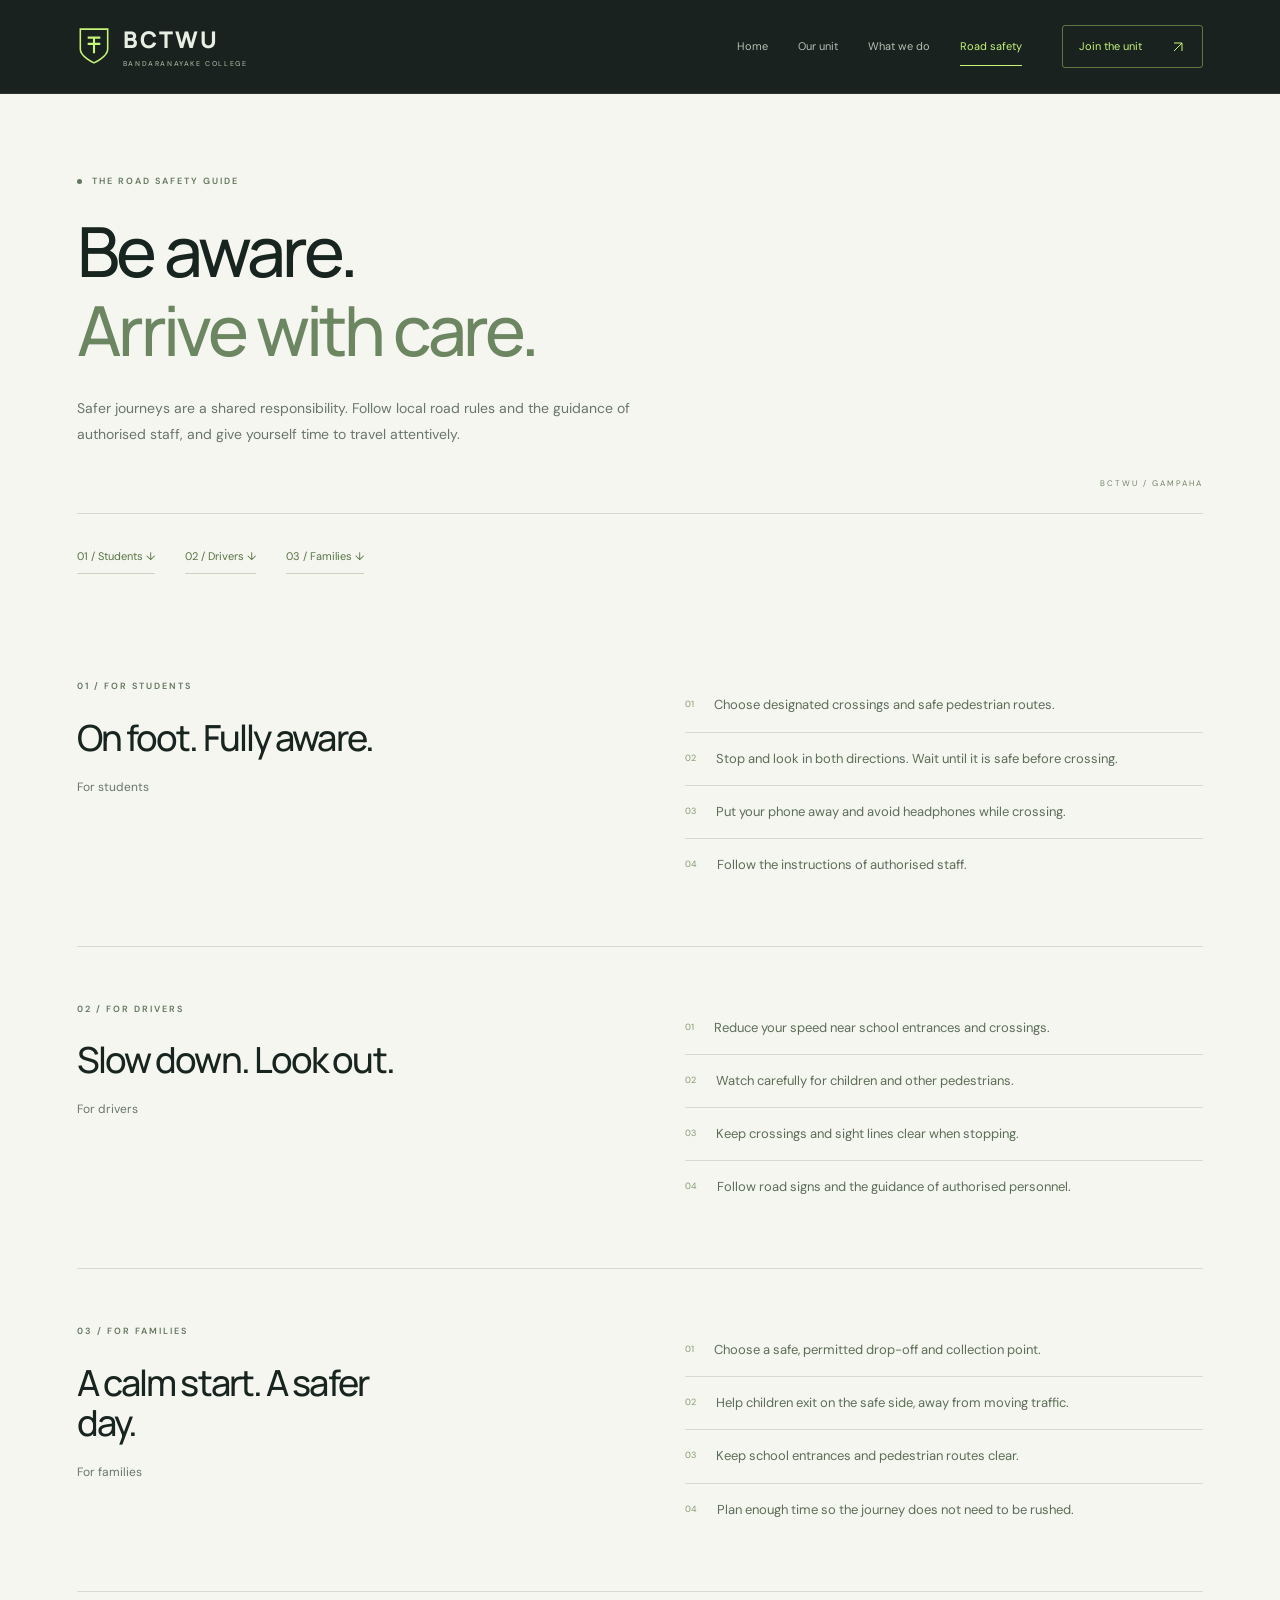
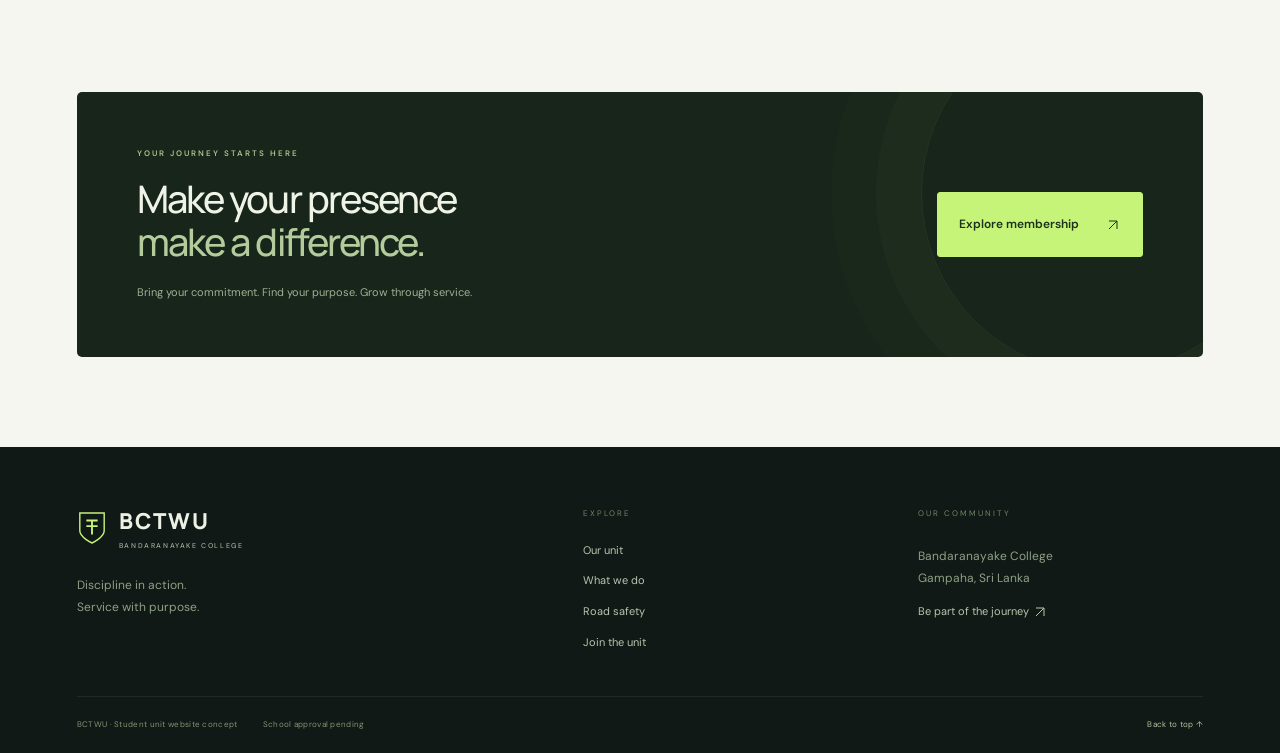
<file: safety.html>
<!doctype html>
<html lang="en">
<head>
  <meta charset="UTF-8">
  <meta name="viewport" content="width=device-width, initial-scale=1">
  <meta name="theme-color" content="#101915">
  <meta name="description" content="Bandaranayake College Gampaha Traffic Warden Unit. Discipline, service, leadership, and safer journeys for our school community.">
  <title>Road safety — BCTWU · Bandaranayake College</title>
  <link rel="stylesheet" href="professional.css">
  <script src="content.js" defer></script>
  <script src="app.js" defer></script>
</head>
<body class="site-safety">
  <a class="skip-link" href="#main">Skip to content</a>
  <div class="loader" aria-hidden="true"><span>BCTWU<em>.</em></span><small>DISCIPLINE IN ACTION</small><i></i></div>
  <header><div class="header-inner wrap"><a class="brand" href="index.html" aria-label="BCTWU home"><span class="brand-mark"><svg viewBox="0 0 32 38" fill="none" aria-hidden="true"><path d="M3 3h26v19c0 7-13 13-13 13S3 29 3 22V3Z" stroke="currentColor" stroke-width="1.5"/><path d="M10 11h12M10 17h12M16 11v15" stroke="currentColor" stroke-width="2"/></svg></span><span>BCTWU<span class="brand-caption">BANDARANAYAKE COLLEGE</span></span></a><button class="menu" aria-label="Toggle navigation" aria-controls="main-nav" aria-expanded="false">Menu <span>☰</span></button><nav id="main-nav" aria-label="Main navigation"><a href="index.html" >Home</a><a href="about.html" >Our unit</a><a href="activities.html" >What we do</a><a href="safety.html" aria-current="page">Road safety</a><a href="contact.html" >Join the unit <span><svg class="arrow-icon" viewBox="0 0 24 24" fill="none" aria-hidden="true"><path d="M6 18 18 6M6 6h12v12" stroke="currentColor" stroke-width="1.5"/></svg></span></a></nav></div></header>
  <main id="main"><section class="page-hero wrap"><p class="eyebrow"><span></span>THE ROAD SAFETY GUIDE</p><h1>Be aware.<br><em>Arrive with care.</em></h1><p>Safer journeys are a shared responsibility. Follow local road rules and the guidance of authorised staff, and give yourself time to travel attentively.</p><div class="page-index" aria-hidden="true">BCTWU / GAMPAHA</div></section><div class="anchor-nav wrap"><a href="#students">01 / Students ↓</a><a href="#drivers">02 / Drivers ↓</a><a href="#families">03 / Families ↓</a></div><section class="section wrap guide"><article id="students" class="guide-section reveal"><div><p class="eyebrow">01 / FOR STUDENTS</p><h2>On foot. Fully aware.</h2><p>For students</p></div><ol><li>Choose designated crossings and safe pedestrian routes.</li><li>Stop and look in both directions. Wait until it is safe before crossing.</li><li>Put your phone away and avoid headphones while crossing.</li><li>Follow the instructions of authorised staff.</li></ol></article><article id="drivers" class="guide-section reveal"><div><p class="eyebrow">02 / FOR DRIVERS</p><h2>Slow down. Look out.</h2><p>For drivers</p></div><ol><li>Reduce your speed near school entrances and crossings.</li><li>Watch carefully for children and other pedestrians.</li><li>Keep crossings and sight lines clear when stopping.</li><li>Follow road signs and the guidance of authorised personnel.</li></ol></article><article id="families" class="guide-section reveal"><div><p class="eyebrow">03 / FOR FAMILIES</p><h2>A calm start. A safer day.</h2><p>For families</p></div><ol><li>Choose a safe, permitted drop-off and collection point.</li><li>Help children exit on the safe side, away from moving traffic.</li><li>Keep school entrances and pedestrian routes clear.</li><li>Plan enough time so the journey does not need to be rushed.</li></ol></article></section><section class="join-panel wrap reveal"><div><p class="eyebrow">YOUR JOURNEY STARTS HERE</p><h2>Make your presence<br><em>make a difference.</em></h2><p>Bring your commitment. Find your purpose. Grow through service.</p></div><a class="button " href="contact.html">Explore membership<span aria-hidden="true"><svg class="arrow-icon" viewBox="0 0 24 24" fill="none" aria-hidden="true"><path d="M6 18 18 6M6 6h12v12" stroke="currentColor" stroke-width="1.5"/></svg></span></a></section></main>
  <footer><div class="wrap footer-main"><div><a class="brand" href="index.html"><span class="brand-mark"><svg viewBox="0 0 32 38" fill="none" aria-hidden="true"><path d="M3 3h26v19c0 7-13 13-13 13S3 29 3 22V3Z" stroke="currentColor" stroke-width="1.5"/><path d="M10 11h12M10 17h12M16 11v15" stroke="currentColor" stroke-width="2"/></svg></span><span>BCTWU<span class="brand-caption">BANDARANAYAKE COLLEGE</span></span></a><p>Discipline in action.<br>Service with purpose.</p></div><div><span class="footer-label">EXPLORE</span><a href="about.html">Our unit</a><a href="activities.html">What we do</a><a href="safety.html">Road safety</a><a href="contact.html">Join the unit</a></div><div><span class="footer-label">OUR COMMUNITY</span><p>Bandaranayake College<br>Gampaha, Sri Lanka</p><a href="contact.html">Be part of the journey <svg class="arrow-icon" viewBox="0 0 24 24" fill="none" aria-hidden="true"><path d="M6 18 18 6M6 6h12v12" stroke="currentColor" stroke-width="1.5"/></svg></a></div></div><div class="wrap footer-bottom"><span>BCTWU · Student unit website concept</span><span>School approval pending</span><a href="#main">Back to top ↑</a></div></footer>
</body>
</html>
</file>
<file: professional.css>
@import url('https://fonts.googleapis.com/css2?family=DM+Sans:wght@400;500;600;700&family=Manrope:wght@400;500;600;700;800&display=swap');
/* Shared palette: change these variables to customise every page. */
:root{--ink:#18241f;--paper:#f5f6f0;--dark:#101915;--accent:#c5f479;--muted:#69766d;--line:#243e2926;--font:'DM Sans',Arial,sans-serif;--heading:'Manrope',Arial,sans-serif}
*{box-sizing:border-box}html{scroll-behavior:smooth;scroll-padding-top:105px}body{margin:0;background:var(--paper);color:var(--ink);font:15px/1.7 var(--font);-webkit-font-smoothing:antialiased}a{color:inherit;text-decoration:none}button{font:inherit}svg{display:block;width:100%;height:100%}h1,h2,h3,p{margin:0}h1,h2,h3{font-family:var(--heading);line-height:1.13}h1{font-weight:500;font-size:clamp(44px,4.9vw,73px);letter-spacing:-3.6px}h2{font-size:clamp(32px,3.1vw,46px);font-weight:500;letter-spacing:-1.9px}h3{font-size:23px;font-weight:600;letter-spacing:-.8px}em{font-style:normal;color:#6c8661}p{color:var(--muted)}.wrap{width:88%;max-width:1280px;margin-inline:auto}.section{padding-block:100px}.eyebrow{display:flex;align-items:center;gap:10px;font-size:9px;font-weight:600;letter-spacing:2px;line-height:1.6;color:#62775e;margin-bottom:24px}.eyebrow>span{width:5px;height:5px;flex-shrink:0;background:currentColor;border-radius:50%}.button{display:inline-flex;align-items:center;justify-content:space-between;gap:26px;padding:16px 21px;border:1px solid var(--accent);background:var(--accent);color:#1d3018;font-size:12px;font-weight:600;border-radius:3px;transition:background .25s,box-shadow .25s,transform .25s}.button:hover{background:#d9ff9e;box-shadow:0 5px 30px #c5f47926;transform:translateY(-2px)}.button span{font-size:18px}.button.secondary{background:transparent;color:#e5eae1;border-color:#ffffff30}.button.secondary:hover{background:#ffffff09}.inline-link{display:inline-flex;gap:35px;align-items:center;font-size:12px;font-weight:600;border-bottom:1px solid #35472f55;padding:10px 0}.inline-link span{font-size:18px}.inline-link:hover{color:#64803d}.skip-link{position:fixed;left:20px;top:-100px;background:var(--accent);color:var(--ink);padding:12px 20px;z-index:100}.skip-link:focus{top:15px}:focus-visible{outline:2px solid #80ae42;outline-offset:5px}
header{background:#101915f5;color:#e7eee3;border-bottom:1px solid #ffffff13;position:sticky;top:0;z-index:50;backdrop-filter:blur(20px)}.header-inner{height:93px;display:flex;justify-content:space-between;align-items:center}.brand{display:flex;gap:12px;align-items:center;font-family:var(--heading);font-size:23px;font-weight:800;letter-spacing:2px;line-height:1.3}.brand-mark{width:34px;height:40px;color:var(--accent)}.brand-caption{display:block;font-family:var(--font);font-size:7px;font-weight:500;letter-spacing:1.6px;margin-top:5px;color:#9cae9d}nav{display:flex;gap:30px;align-items:center;font-size:11px}nav a{color:#b5c0b5;padding-block:10px;transition:color .2s}nav a:hover,nav a[aria-current]{color:var(--accent)}nav a[aria-current]:not(:last-child){border-bottom:1px solid var(--accent)}nav a:last-child{color:var(--accent);border:1px solid #c5f47966;padding:11px 16px;border-radius:3px;margin-left:10px}nav a:last-child span{margin-left:25px}.menu{display:none}header.scrolled{box-shadow:0 10px 25px #0002}
.hero{display:grid;grid-template-columns:1.05fr 1fr;gap:50px;align-items:center;padding-block:74px 76px;position:relative;color:#edf1e8;isolation:isolate}.hero::before{content:'';position:absolute;z-index:-1;background:radial-gradient(ellipse at 85% 40%,#263e2440,transparent 70%),var(--dark);inset:0 calc((100vw - 100%)/-2)}.hero .eyebrow{color:#bdd39d;font-size:8px;letter-spacing:1.8px;margin-bottom:29px}.hero h1{line-height:1.12}.hero h1 em{color:var(--accent)}.hero-description{font-size:13px;line-height:1.9;max-width:400px;color:#aab6a8;margin-top:26px}.hero-actions{display:flex;gap:12px;flex-wrap:wrap;margin-top:30px}.hero-note{display:flex;align-items:center;gap:12px;color:#82917d;font-size:8px;letter-spacing:1.7px;margin-top:46px}.note-line{width:30px;height:1px;background:#b3cc9866}.road-scene{position:relative;height:490px;border:1px solid #a8c38a26;background:radial-gradient(ellipse at 65% 45%,#37543133,transparent 70%),#152019;border-radius:5px;overflow:hidden;box-shadow:0 30px 60px #0002}.scene-grid{position:absolute;inset:0;background-image:linear-gradient(#b7d19e07 1px,transparent 1px),linear-gradient(90deg,#b7d19e07 1px,transparent 1px);background-size:35px 35px}.scene-ring{position:absolute;width:370px;height:370px;left:50%;top:50%;transform:translate(-50%,-50%);border:1px solid #c5f47919;border-radius:50%}.scene-ring::before{content:'';position:absolute;inset:30px;border:1px dashed #c5f47920;border-radius:50%;animation:orbit 90s linear infinite}.scene-road{position:absolute;width:280px;height:310px;left:50%;top:48%;transform:translate(-50%,-50%) rotate(-27deg) skew(8deg);background:linear-gradient(110deg,#25392b,#1e2a23);border:1px solid #9bb99366;box-shadow:0 12px 0 #121e17,0 13px 0 #5f785b88,20px 40px 35px #0005;border-radius:5px}.lane{position:absolute;left:50%;height:60px;border-left:2px dashed #c5f47999}.lane-one{top:0}.lane-two{bottom:0}.zebra{display:flex;gap:10px;position:absolute;left:12px;right:12px;top:90px}.zebra i{flex:1;height:90px;background:linear-gradient(#d5e5c1,#a3ba92);box-shadow:0 3px 0 #68815f}.road-word{position:absolute;bottom:24px;left:14px;font-size:8px;letter-spacing:3px;color:#bed1b0;writing-mode:vertical-rl}.signal-box{position:absolute;top:77px;right:65px;padding:8px;background:#16221a;border:1px solid #78916a66;border-radius:22px;transform:rotate(8deg);box-shadow:8px 12px 20px #0007}.signal-box i{display:block;width:23px;height:23px;border-radius:50%;margin:6px;background:#3b4030}.signal-box i:first-child{background:#76483966}.signal-box i:last-child{background:var(--accent);box-shadow:0 0 25px #c5f47966}.scene-top{position:absolute;top:22px;left:24px;right:24px;display:flex;align-items:center;gap:7px;color:#b8c9ac;font-size:7px;letter-spacing:1.5px}.scene-top>span:last-child{margin-left:auto;color:#82947a}.live-dot{height:5px;width:5px;border-radius:50%;background:var(--accent);box-shadow:0 0 10px #c5f47955}.scene-caption{position:absolute;bottom:48px;left:24px;right:24px;padding:18px;display:flex;gap:14px;align-items:center;border:1px solid #afc79833;background:#1d2b21ed;border-radius:4px;box-shadow:0 15px 30px #0003;animation:float 7s ease-in-out infinite}.mini-shield{width:26px;height:32px;color:var(--accent)}.scene-caption small{display:block;font-size:6px;letter-spacing:1.5px;color:#a2b792;margin-bottom:4px}.scene-caption strong{display:block;font-weight:500;font-size:16px;letter-spacing:-.3px}.caption-arrow{margin-left:auto;font-size:23px;color:var(--accent)}.scene-coordinate{position:absolute;left:24px;right:24px;bottom:17px;display:flex;justify-content:space-between;font-size:6px;letter-spacing:1.4px;color:#819579}.values-strip{border-bottom:1px solid var(--line);background:#e9eddf}.values-strip>.wrap{display:flex;align-items:center;justify-content:space-between;gap:20px;padding-block:21px}.values-strip span{font-size:8px;letter-spacing:1.5px;color:#75806b}.values-strip p{font-size:13px;color:#36462e;display:flex;gap:34px;align-items:center;font-weight:500}.values-strip i{font-style:normal;font-size:15px;color:#80966d}.values-strip a{font-size:22px}
.section-heading{display:flex;justify-content:space-between;align-items:flex-end;gap:50px;margin-bottom:40px}.heading-aside{max-width:320px}.heading-aside p{font-size:13px;line-height:1.9;margin-bottom:14px}.principles{display:grid;grid-template-columns:repeat(3,1fr);gap:22px}.principle{padding:30px;border:1px solid var(--line);border-radius:4px;transition:background .25s,transform .25s}.principle:hover{background:#edf1e5;transform:translateY(-4px)}.card-top{display:flex;align-items:center;justify-content:space-between;margin-bottom:45px}.card-top>span:first-child{font-size:8px;letter-spacing:1.4px;color:#74816b}.card-symbol{font-size:30px;color:#526e3d;line-height:1}.principle h3{font-size:22px;margin-bottom:14px}.principle p{font-size:12px;line-height:1.9}.safety-feature{background:#e9eddf;border-block:1px solid var(--line);padding-block:80px}.safety-layout{display:grid;grid-template-columns:1fr 1fr;align-items:center;gap:95px}.safety-poster{background:#253b2d;padding:30px 35px;color:#e9efde;position:relative;overflow:hidden;min-height:430px;display:flex;flex-direction:column;justify-content:space-between;border-radius:4px}.safety-poster>span{font-size:7px;letter-spacing:2px;color:#c4d6ac;z-index:1}.safety-poster strong{font-family:var(--heading);font-weight:500;font-size:51px;letter-spacing:-2px;line-height:1.05;z-index:1}.safety-poster strong em{color:var(--accent)}.poster-crossing{display:flex;gap:14px;position:absolute;top:20px;right:-50px;transform:rotate(-35deg);opacity:.13}.poster-crossing i{width:33px;height:330px;background:#c5f479}.safety-copy>p:not(.eyebrow){margin-top:25px;font-size:13px;max-width:360px;line-height:1.9}.safety-list{margin-top:25px}.safety-list a{display:flex;align-items:center;padding:16px 0;border-bottom:1px solid #33462d30;font-size:13px}.safety-list a span{font-size:9px;color:#7e8b70;margin-right:25px}.safety-list b{margin-left:auto;font-size:18px;font-weight:400;transition:transform .2s}.safety-list a:hover b{transform:translate(3px,-3px)}.small-note{font-size:11px;line-height:1.9}.notices{display:grid;grid-template-columns:repeat(3,1fr);border-top:1px solid var(--line)}.notice{padding:28px 30px 0 0}.notice+.notice{padding-left:30px;border-left:1px solid var(--line)}.notice>span{font-size:8px;letter-spacing:1.5px;color:#6a7d59}.notice h3{font-size:21px;line-height:1.4;margin-top:22px}.notice p{font-size:12px;margin-top:12px;line-height:1.9}.notice .inline-link{font-size:10px;margin-top:18px}.join-panel{display:flex;align-items:center;justify-content:space-between;gap:35px;background:#17251b;color:#eef3e6;padding:55px 60px;margin-bottom:90px;border-radius:5px;position:relative;overflow:hidden}.join-panel::after{content:'';position:absolute;right:-80px;top:-80px;width:360px;height:360px;border:1px solid #c5f47913;border-radius:50%;pointer-events:none;box-shadow:0 0 0 45px #c5f47905,0 0 0 90px #c5f47903}.join-panel .eyebrow{color:#a8c28c;font-size:8px;margin-bottom:18px}.join-panel h2{font-size:38px}.join-panel em{color:#b4cc9c}.join-panel p:not(.eyebrow){font-size:11px;margin-top:20px;color:#a0b194}.join-panel .button{flex-shrink:0;z-index:1}
.page-hero{padding-block:80px 65px;border-bottom:1px solid var(--line);position:relative}.page-hero h1{font-size:clamp(42px,5.4vw,75px);max-width:1000px}.page-hero>p:not(.eyebrow){max-width:600px;margin-top:26px;font-size:14px;line-height:1.9}.page-index{font-size:8px;letter-spacing:2px;color:#718368;position:absolute;right:0;bottom:22px}.about-layout{display:grid;grid-template-columns:.85fr 1fr;gap:100px;align-items:center}.identity-panel{min-height:425px;display:flex;flex-direction:column;align-items:center;justify-content:center;background:radial-gradient(ellipse at center,#324e2b66,transparent),#17251b;border-radius:4px;color:#e4ebd9;border:1px solid #b4ce9944}.identity-emblem{width:80px;height:100px;color:#c2dba5;margin-bottom:35px}.identity-panel p{font-size:8px;letter-spacing:2px;color:#a9bd94}.identity-panel strong{font-size:43px;letter-spacing:7px;line-height:1.5}.identity-panel>span{font-size:8px;color:#91a57e;letter-spacing:2px}.identity-panel>div:last-child{font-size:7px;letter-spacing:1.6px;color:#b3c49d;border-top:1px solid #b9cd9b33;padding-top:25px;margin-top:35px}.editorial>p:not(.eyebrow){margin-top:22px;font-size:13px;line-height:1.95}.editorial .inline-link{margin-top:25px}.about-layout+.section{padding-top:10px}.editorial-rows{border-top:1px solid var(--line)}.editorial-row{display:grid;grid-template-columns:.2fr 1fr 1.3fr;gap:35px;align-items:start;padding-block:34px;border-bottom:1px solid var(--line)}.editorial-row>span{font-size:11px;color:#7e8d70}.editorial-row p{font-size:13px}.activity-list{padding-top:65px}.activity-row{display:grid;grid-template-columns:1fr 1fr;gap:80px;align-items:center;margin-bottom:65px}.activity-row:nth-child(even) .activity-art{order:2}.activity-art{min-height:330px;padding:28px;display:flex;flex-direction:column;justify-content:space-between;background:#e2e9d7;border:1px solid var(--line);border-radius:4px;position:relative;overflow:hidden}.activity-art>span{font-size:9px;letter-spacing:2px;color:#70815e}.activity-art b{position:absolute;font-weight:400;right:45px;top:20px;font-size:190px;color:#8da47733;line-height:1.2}.activity-art p{position:relative;color:#526644;font-size:22px;max-width:250px;line-height:1.3;font-family:var(--heading);letter-spacing:-.8px}.art-02{background:#203528}.art-02>span,.art-02 p{color:#ccdfb3}.art-02 b{color:#c5f47933}.art-03{background:#e7e4d6}.activity-copy h2{font-size:36px}.activity-copy>p:not(.eyebrow){font-size:13px;line-height:1.9;margin-block:23px}.activity-copy .eyebrow{font-size:8px}.anchor-nav{display:flex;gap:30px;padding-top:25px;font-size:11px;color:#577344}.anchor-nav a{padding:8px 0;border-bottom:1px solid #899e6e66}.guide{padding-top:50px}.guide-section{display:grid;grid-template-columns:1fr 1fr;gap:90px;padding-block:55px;border-bottom:1px solid var(--line);scroll-margin-top:90px}.guide-section h2{font-size:36px;max-width:330px}.guide-section>div>p:last-child{margin-top:18px;font-size:12px}.guide-section ol{list-style:none;counter-reset:guide;margin:0;padding:0}.guide-section li{counter-increment:guide;display:flex;gap:20px;padding:15px 0;font-size:13px;border-bottom:1px solid var(--line);color:#5d6e58}.guide-section li::before{content:counter(guide,decimal-leading-zero);font-size:9px;color:#849a72;flex-shrink:0;padding-top:3px}.guide-section li:last-child{border:0}.contact-layout{display:grid;grid-template-columns:1.2fr 1fr;gap:100px}.join-step{display:flex;gap:28px;padding:28px 0;border-bottom:1px solid var(--line)}.join-step>span{font-size:10px;color:#789363;padding-top:5px}.join-step h3{font-size:22px}.join-step p{font-size:13px;line-height:1.9;margin-top:12px;max-width:360px}.contact-card{padding:35px;background:#e8eddd;border:1px solid var(--line);border-radius:4px}.contact-emblem{display:block;width:35px;height:42px;color:#6c8951;margin-bottom:35px}.contact-card .eyebrow{font-size:8px;margin-bottom:15px}.contact-card h2{font-size:32px}.contact-card>p:not(.eyebrow){font-size:12px;margin-top:15px}.contact-rule{height:1px;background:var(--line);margin-block:30px}.contact-card h3{font-size:17px}.contact-card .contact-note{font-size:10px!important;color:#7a886d}.contact-card .inline-link{margin-top:22px}.faq{display:grid;grid-template-columns:1fr 1.2fr;gap:80px;padding-top:15px}.faq details{border-bottom:1px solid var(--line);padding:22px 0}.faq summary{display:flex;justify-content:space-between;gap:20px;cursor:pointer;font-size:14px;list-style:none}.faq summary::-webkit-details-marker{display:none}.faq summary span{color:#6a8551;font-size:22px;line-height:1}.faq details[open] summary span{transform:rotate(45deg)}.faq details p{font-size:13px;margin-top:15px;line-height:1.9}
footer{background:#101915;color:#b1beaa;padding-top:60px}.footer-main{display:grid;grid-template-columns:1.6fr 1fr 1fr;gap:50px;padding-bottom:45px}.footer-main .brand{color:#edf1e5;font-size:22px}.footer-main .brand-mark{width:30px;height:36px}.footer-main>div>p{font-size:12px;color:#8fa085;line-height:1.9;margin-top:24px}.footer-main>div>a:not(.brand){display:block;font-size:11px;margin-top:12px;color:#b9c6b0}.footer-main>div>a:hover{color:var(--accent)}.footer-label{display:block;font-size:8px;letter-spacing:2px;color:#6f8566;margin-bottom:20px}.footer-bottom{border-top:1px solid #b3c6981a;padding-block:21px;display:flex;gap:25px;font-size:8px;letter-spacing:.3px;color:#829476}.footer-bottom a{margin-left:auto;color:#b4c5a5}.loader{position:fixed;inset:0;background:var(--dark);z-index:100;display:flex;align-items:center;justify-content:center;flex-direction:column;pointer-events:none;animation:loader-out .45s .7s forwards;color:#edf1e5}.loader>span{font-size:48px;font-weight:700;letter-spacing:5px}.loader em{color:var(--accent)}.loader small{font-size:7px;color:#a2b58f;letter-spacing:3px;margin-top:8px}.loader i{width:150px;height:1px;background:var(--accent);margin-top:25px;transform-origin:left;animation:loader-bar .7s ease;box-shadow:0 0 20px #c5f47966}.loader.visited{display:none}.reveal{opacity:1;transform:none}.motion-ready .reveal{opacity:0;transform:translateY(18px);transition:opacity .7s,transform .7s}.motion-ready .reveal.visible{opacity:1;transform:none}@keyframes loader-out{to{opacity:0;visibility:hidden}}@keyframes loader-bar{from{transform:scaleX(0)}to{transform:scaleX(1)}}@keyframes orbit{to{transform:rotate(360deg)}}@keyframes float{50%{transform:translateY(-5px)}}
.arrow-icon{display:inline-block;width:16px;height:16px;vertical-align:middle;flex-shrink:0}.activity-art b .arrow-icon{width:180px;height:180px}.card-symbol .arrow-icon{width:30px;height:30px}.caption-arrow .arrow-icon{width:22px;height:22px}
.hero{background:var(--dark);box-shadow:0 0 0 100vmax var(--dark);clip-path:inset(0 -100vmax)}.hero::before{display:none}
@media(min-width:1600px){.hero{padding-block:90px}.road-scene{height:530px}}
@media(max-width:1050px){nav{gap:20px}.hero{gap:30px}h1{font-size:52px;letter-spacing:-2.7px}.hero-actions{gap:10px}.button{padding:13px 16px;font-size:11px;gap:16px}.road-scene{height:470px}.scene-road{width:240px}.zebra{gap:8px}.scene-caption{left:15px;right:15px;padding:15px}.scene-caption strong{font-size:14px}.signal-box{right:38px}.safety-layout,.about-layout,.contact-layout{gap:50px}.values-strip p{gap:20px}.principle{padding:24px}.activity-row{gap:50px}.join-panel{padding:45px}.guide-section{gap:50px}}
@media(max-width:800px){.wrap{width:88%}.header-inner{height:78px}.brand{font-size:21px}.brand-caption{font-size:6px}.brand-mark{width:29px;height:35px}.menu{display:flex;gap:20px;align-items:center;background:none;border:1px solid #c5f47944;color:#c5f479;font-size:11px;border-radius:3px;padding:8px 12px}nav{display:none;position:absolute;top:78px;left:0;right:0;background:#101915;flex-direction:column;align-items:stretch;padding:20px 6%;gap:8px;border-bottom:1px solid #c5f47933}nav.open{display:flex}nav a{padding:12px;font-size:13px}nav a:last-child{margin-left:0;margin-top:8px}nav a[aria-current]{background:#c5f47908}.hero{grid-template-columns:1fr;padding-block:50px;gap:40px}.hero h1{font-size:clamp(43px,7.8vw,66px);letter-spacing:-2.5px}.hero-description{max-width:470px;font-size:13px}.hero-note{margin-top:30px}.road-scene{height:460px;max-width:600px;width:100%}.scene-road{width:290px}.signal-box{right:18%}.scene-caption{left:25px;right:25px}.scene-caption strong{font-size:17px}.values-strip>.wrap{padding-block:18px}.values-strip span,.values-strip a{display:none}.values-strip p{font-size:11px;gap:15px;justify-content:space-between;width:100%}.values-strip i{font-size:11px}.section{padding-block:65px}.section-heading{align-items:start;gap:28px;flex-direction:column;margin-bottom:30px}h2{font-size:36px;letter-spacing:-1.5px}.heading-aside{max-width:500px}.principles{grid-template-columns:1fr;gap:14px}.principle{padding:25px}.card-top{margin-bottom:25px}.principle p{max-width:450px}.safety-feature{padding-block:60px}.safety-layout{grid-template-columns:1fr;gap:40px}.safety-poster{min-height:390px}.safety-copy>p:not(.eyebrow){max-width:none}.notices{grid-template-columns:1fr}.notice,.notice+.notice{padding:26px 0;border-left:0;border-bottom:1px solid var(--line)}.notice h3{margin-top:13px}.small-note{display:none}.join-panel{padding:35px;flex-direction:column;align-items:flex-start;gap:30px;margin-bottom:60px}.join-panel h2{font-size:32px}.join-panel p:not(.eyebrow){font-size:12px}.page-hero{padding-block:50px 55px}.page-hero h1{font-size:clamp(39px,6.9vw,62px);letter-spacing:-2px}.page-hero>p:not(.eyebrow){font-size:13px}.page-index{font-size:7px;bottom:17px}.about-layout{grid-template-columns:1fr;gap:40px}.identity-panel{min-height:370px}.editorial-row{grid-template-columns:30px 1fr;gap:15px}.editorial-row p{grid-column:2}.editorial-row h3{font-size:22px}.activity-row{grid-template-columns:1fr;gap:28px;margin-bottom:50px}.activity-row:nth-child(even) .activity-art{order:0}.activity-art{min-height:280px}.activity-copy h2{font-size:32px}.guide-section{grid-template-columns:1fr;gap:20px;padding-block:35px}.guide-section h2{font-size:32px;max-width:none}.anchor-nav{gap:20px;font-size:10px}.contact-layout{grid-template-columns:1fr;gap:40px}.contact-card{padding:30px}.faq{grid-template-columns:1fr;gap:25px}.footer-main{grid-template-columns:1fr 1fr;gap:35px}.footer-main>div:first-child{grid-column:1/-1}.footer-bottom{flex-wrap:wrap;gap:10px 20px}.footer-bottom a{margin-left:0}.hero .eyebrow{font-size:7px;letter-spacing:1.3px}}
@media(max-width:380px){.wrap{width:90%}.hero h1{font-size:40px}.values-strip p{font-size:9px;gap:8px}.road-scene{height:420px}.scene-road{width:240px;height:280px}.signal-box{right:13%;top:60px}.scene-caption{left:14px;right:14px}.scene-caption strong{font-size:14px}.scene-caption small{font-size:5px}.scene-coordinate{font-size:5px}.scene-top{font-size:6px}.hero-actions .button{font-size:10px;gap:13px}.join-panel{padding:28px}.anchor-nav{gap:15px;font-size:9px}}
@media(prefers-reduced-motion:reduce){html{scroll-behavior:auto}*,*::before,*::after{animation:none!important;transition:none!important}.loader{display:none}.motion-ready .reveal{opacity:1;transform:none}.principle:hover,.button:hover{transform:none}}
</file>
